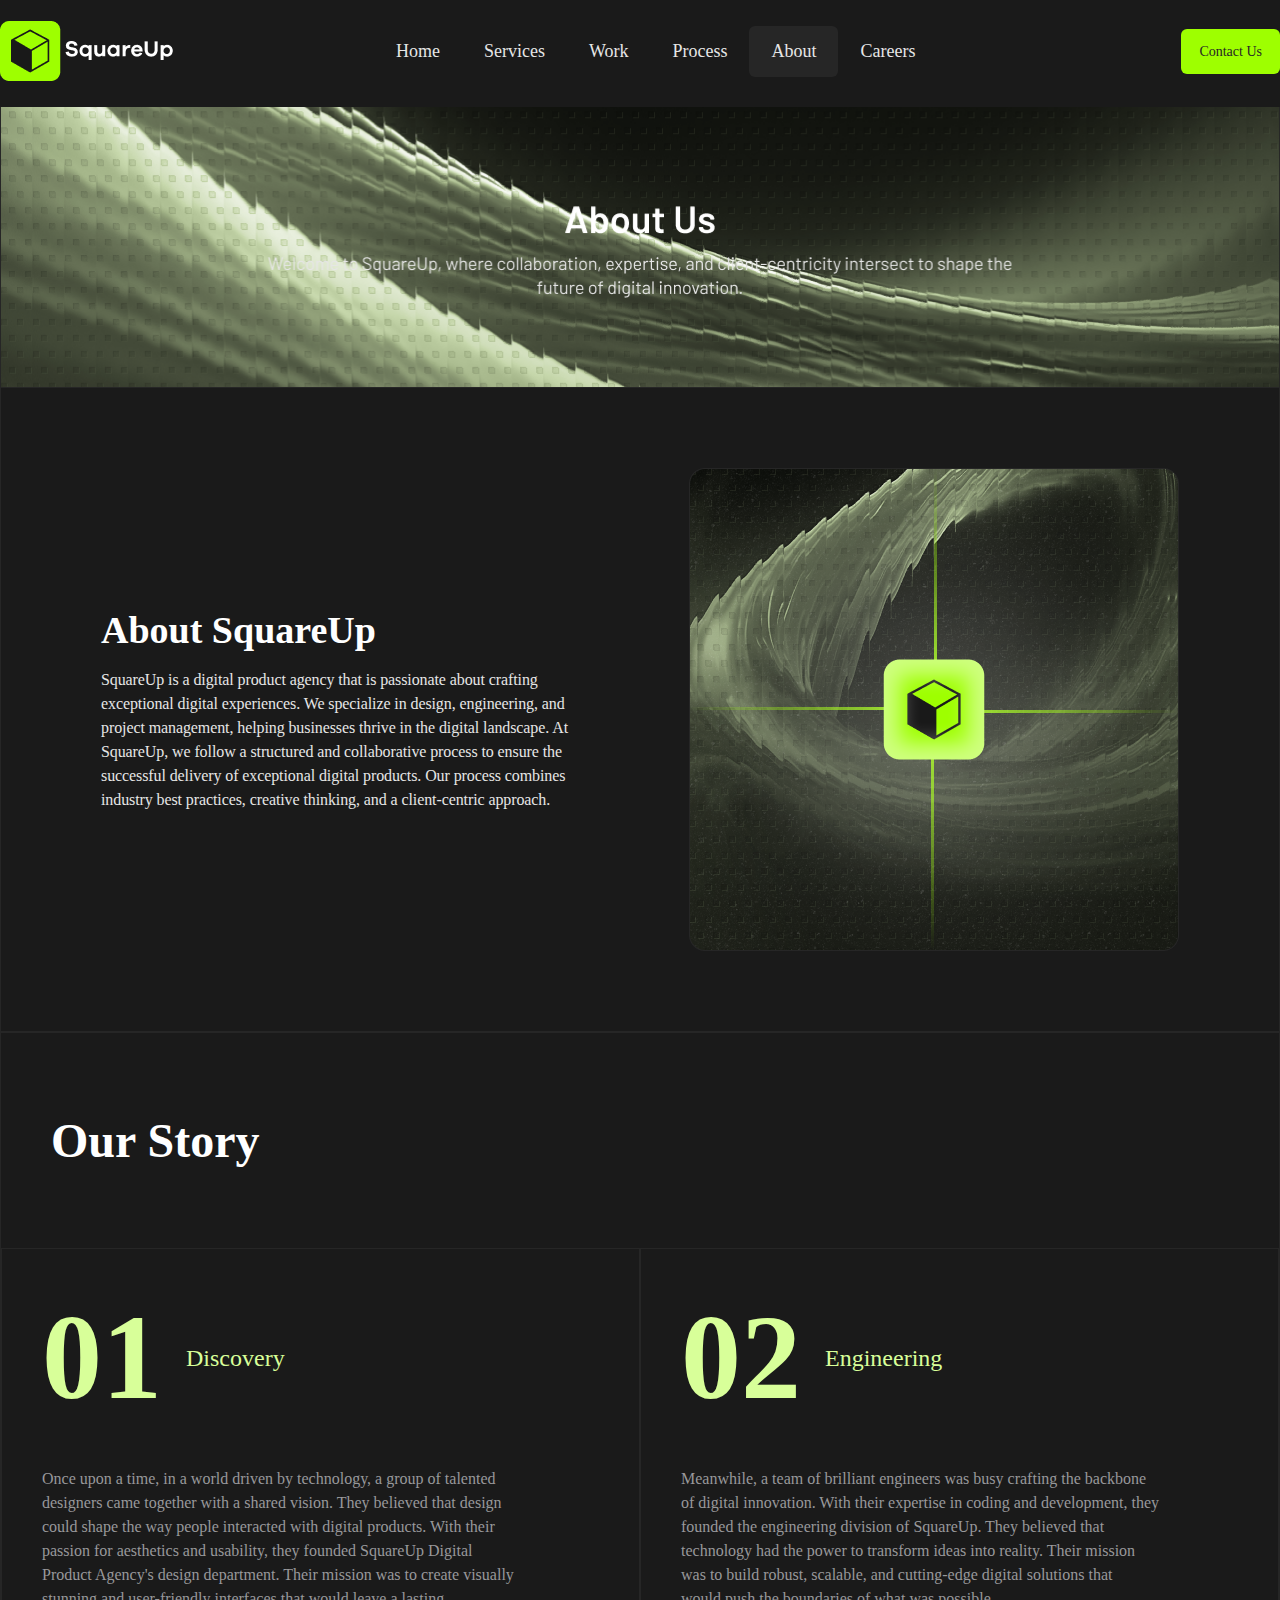
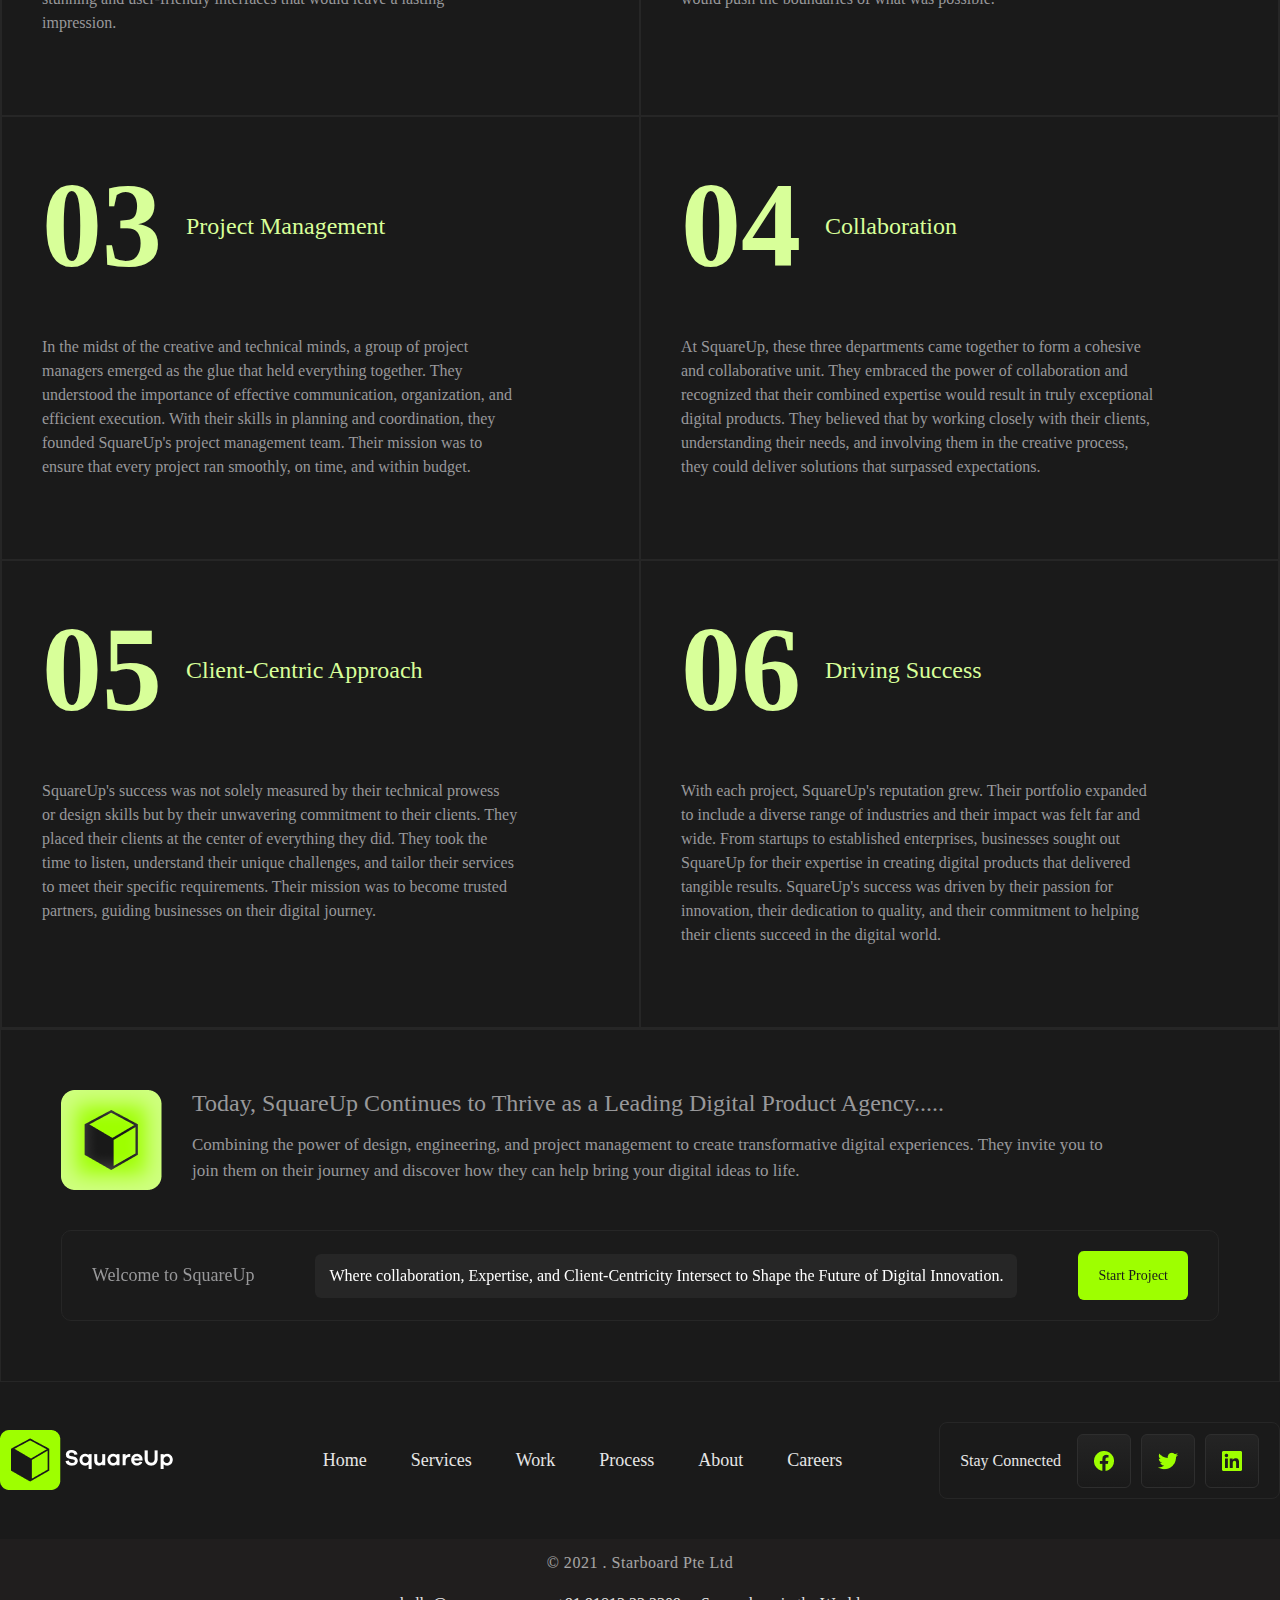
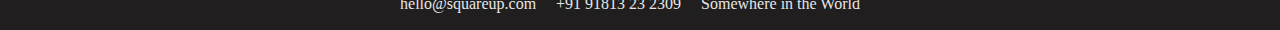
<file: about.html>
<!DOCTYPE html>
<html lang="en">
<head>
    <meta charset="UTF-8">
    <meta name="viewport" content="width=device-width, initial-scale=1.0">
    <title>Title</title>
    <link rel="stylesheet" href="./css/about.css">
</head>
<body>
    <header class="header">
        <div class="header__container">
            <div class="header__logo">
            <img src="./images/Logo.png" alt="">
            <img src="./images/SquareUp.png" alt="">
        </div>
            <div class="header__nav">
                <a href="index.html">Home</a>
                <a href="services.html">Services</a>
                <a href="works.html">Work</a>
                <a href="process.html">Process</a>
                <a href="#">About</a>
                <a href="careers.html">Careers</a>
            </div>
            <a href="contact.html"><button type="submit">Contact Us</button></a>
        </div>
    </header>
    <div class="preview"></div>
    <div class="aboutSquareUp">
        <div class="aboutSquareUp__container">
            <div class="aboutSquareUp--text">
                <h2>About SquareUp</h2>
                <p>SquareUp is a digital product agency that is passionate about crafting exceptional digital experiences.
                    We specialize in design, engineering, and project management, helping businesses thrive in the
                    digital landscape. At SquareUp, we follow a structured and collaborative process to ensure the
                    successful delivery of exceptional digital products. Our process combines industry best
                    practices, creative thinking, and a client-centric approach.</p>
            </div>
            <div class="aboutSquareUp--image">
                <img src="./images/Image%20(10).png" alt="">
            </div>
        </div>
    </div>
    <div class="story">
        <div class="story__container">
            <h3>Our Story</h3>
            <div class="story__main">
                <div class="story__main__blocks">
                    <div class="story__main__blocks--block">
                        <h2><span>01</span>Discovery</h2>
                        <p>
                            Once upon a time, in a world driven by technology, a group of talented <br> designers came together
                            with a shared vision. They believed that design <br> could shape the way people interacted
                            with digital products. With their <br> passion for aesthetics and usability, they founded
                            SquareUp Digital <br> Product Agency's design department. Their mission was to create
                            visually <br> stunning and user-friendly interfaces that would leave a lasting <br> impression.
                        </p>
                    </div>
                    <div class="story__main__blocks--block">
                        <h2><span>02</span>Engineering</h2>
                        <p>
                            Meanwhile, a team of brilliant engineers was busy crafting the backbone <br> of digital
                            innovation. With their expertise in coding and development, they <br> founded the engineering
                            division of SquareUp. They believed that <br> technology had the power to transform ideas into
                            reality. Their mission <br> was to build robust, scalable, and cutting-edge digital solutions
                            that <br> would push the boundaries of what was possible.
                        </p>
                    </div>
                    <div class="story__main__blocks--block">
                        <h2><span>03</span>Project Management</h2>
                        <p>
                            In the midst of the creative and technical minds, a group of project <br> managers emerged as
                            the glue that held everything together. They <br> understood the importance of effective
                            communication, organization, and <br> efficient execution. With their skills in planning and
                            coordination, they <br> founded SquareUp's project management team. Their mission was to<br>ensure
                            that every project ran smoothly, on time, and within budget.
                        </p>
                    </div>
                    <div class="story__main__blocks--block">
                        <h2><span>04</span>Collaboration</h2>
                        <p>
                            At SquareUp, these three departments came together to form a cohesive <br> and collaborative unit.
                            They embraced the power of collaboration and <br>recognized that their combined expertise would
                            result in truly exceptional <br> digital products. They believed that by working closely with
                            their clients, <br> understanding their needs, and involving them in the creative process,<br> they
                            could deliver solutions that surpassed expectations.
                        </p>
                    </div>
                    <div class="story__main__blocks--block">
                        <h2><span>05</span>Client-Centric Approach</h2>
                        <p>
                            SquareUp's success was not solely measured by their technical prowess <br> or design skills but
                            by their unwavering commitment to their clients. They <br> placed their clients at the center of
                            everything they did. They took the <br>time to listen, understand their unique challenges, and
                            tailor their services <br> to meet their specific requirements. Their mission was to become
                            trusted <br> partners, guiding businesses on their digital journey.
                        </p>
                    </div>
                    <div class="story__main__blocks--block">
                        <h2><span>06</span>Driving Success</h2>
                        <p>
                            With each project, SquareUp's reputation grew. Their portfolio expanded <br> to include a diverse
                            range of industries and their impact was felt far and <br> wide. From startups to established
                            enterprises, businesses sought out <br> SquareUp for their expertise in creating digital products
                            that delivered <br>tangible results. SquareUp's success was driven by their passion for <br>
                            innovation, their dedication to quality, and their commitment to helping <br> their clients
                            succeed in the digital world.
                        </p>
                    </div>
                </div>
            </div>
        </div>
    </div>
    <div class="promo">
        <div class="promo__container">
            <div class="promo__content">
                <div class="promo__content--image">
                    <img src="./images/Logo%20(7).png" alt="">
                </div>
                <div class="promo__content--text">
                    <h2>Today, SquareUp Continues to Thrive as a Leading Digital Product Agency.....</h2>
                    <p>Combining the power of design, engineering, and project management to create transformative digital
                    experiences. They invite you to <br> join them on their journey and discover how they can help bring
                    your digital ideas to life.</p>
                </div>
            </div>
            <div class="promo__footer">
                <p> Welcome to SquareUp</p>
                <span>Where collaboration, Expertise, and Client-Centricity Intersect to Shape the Future of Digital
                        Innovation.
                    </span>
                <button type="submit">Start Project</button>
            </div>
        </div>
    </div>
    <div class="mainFooter">
        <div class="mainFooter__container">
            <div class="mainFooter__logo">
                <img src="./images/Logo.png" alt="">
                <img src="./images/SquareUp.png" alt="">
            </div>
            <div class="mainFooter__nav">
                <a href="#">Home</a>
                <a href="#">Services</a>
                <a href="#">Work</a>
                <a href="#">Process</a>
                <a href="#">About</a>
                <a href="#">Careers</a>
            </div>
            <div class="mainFooter__links">
                <p>Stay Connected</p>
                <div class="mainFooter__links--facebook">
                    <a href="#"><img src="./images/Icon%20(7).png" alt=""></a>
                </div>
                <div class="mainFooter__links--twitter">
                    <a href="#"><img src="./images/Icon%20(8).png" alt=""></a>
                </div>
                <div class="mainFooter__links--linkedin">
                    <a href="#">  <img src="./images/Icon%20(9).png" alt=""></a>
                </div>
            </div>
        </div>
    </div>
    <footer class="footer">
        <div class="footer__container">
            <div class="footer_row">
                <div class="footer_text">© 2021 . Starboard Pte Ltd </div>
                <div class="footer_tex2">
                    <p>hello@squareup.com</p>
                    <p>+91 91813 23 2309</p>
                    <p>Somewhere in the World</p>
                </div>
            </div>
        </div>
    </footer>
</body>
</html>
</file>
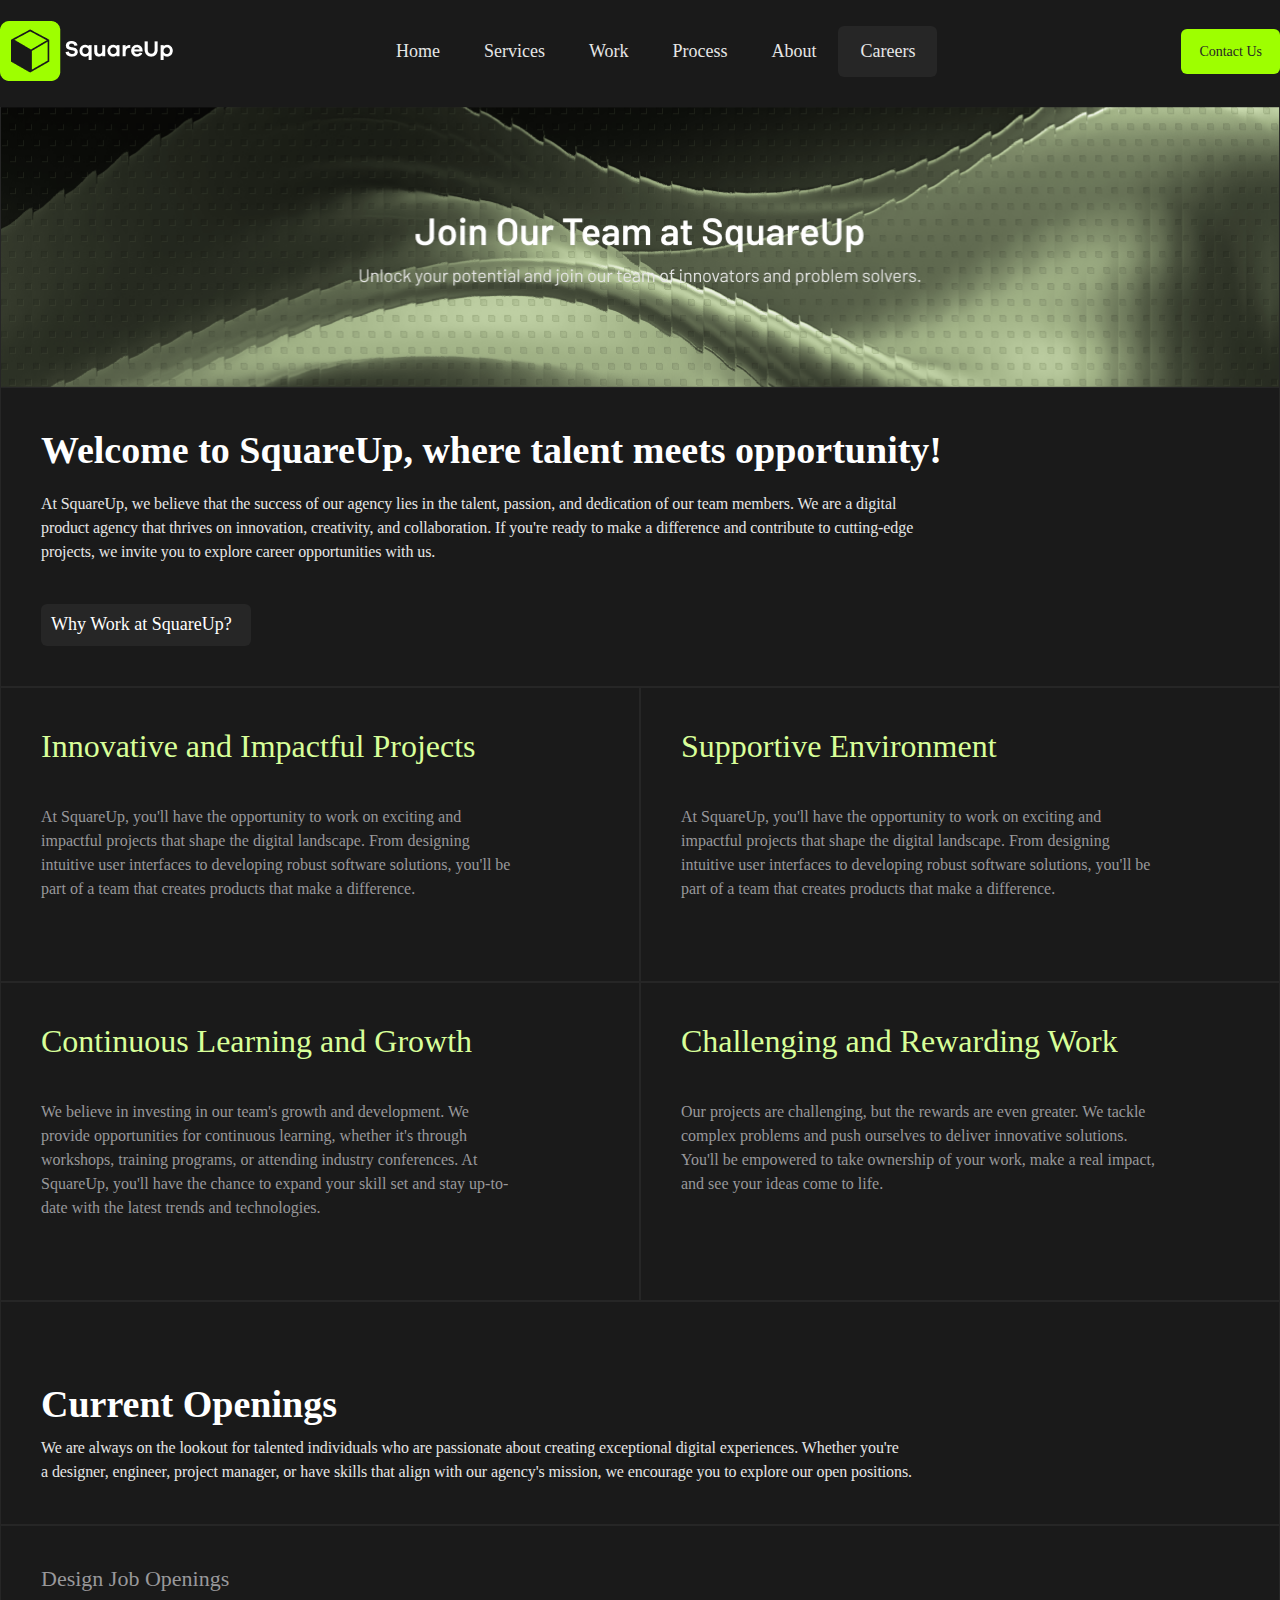
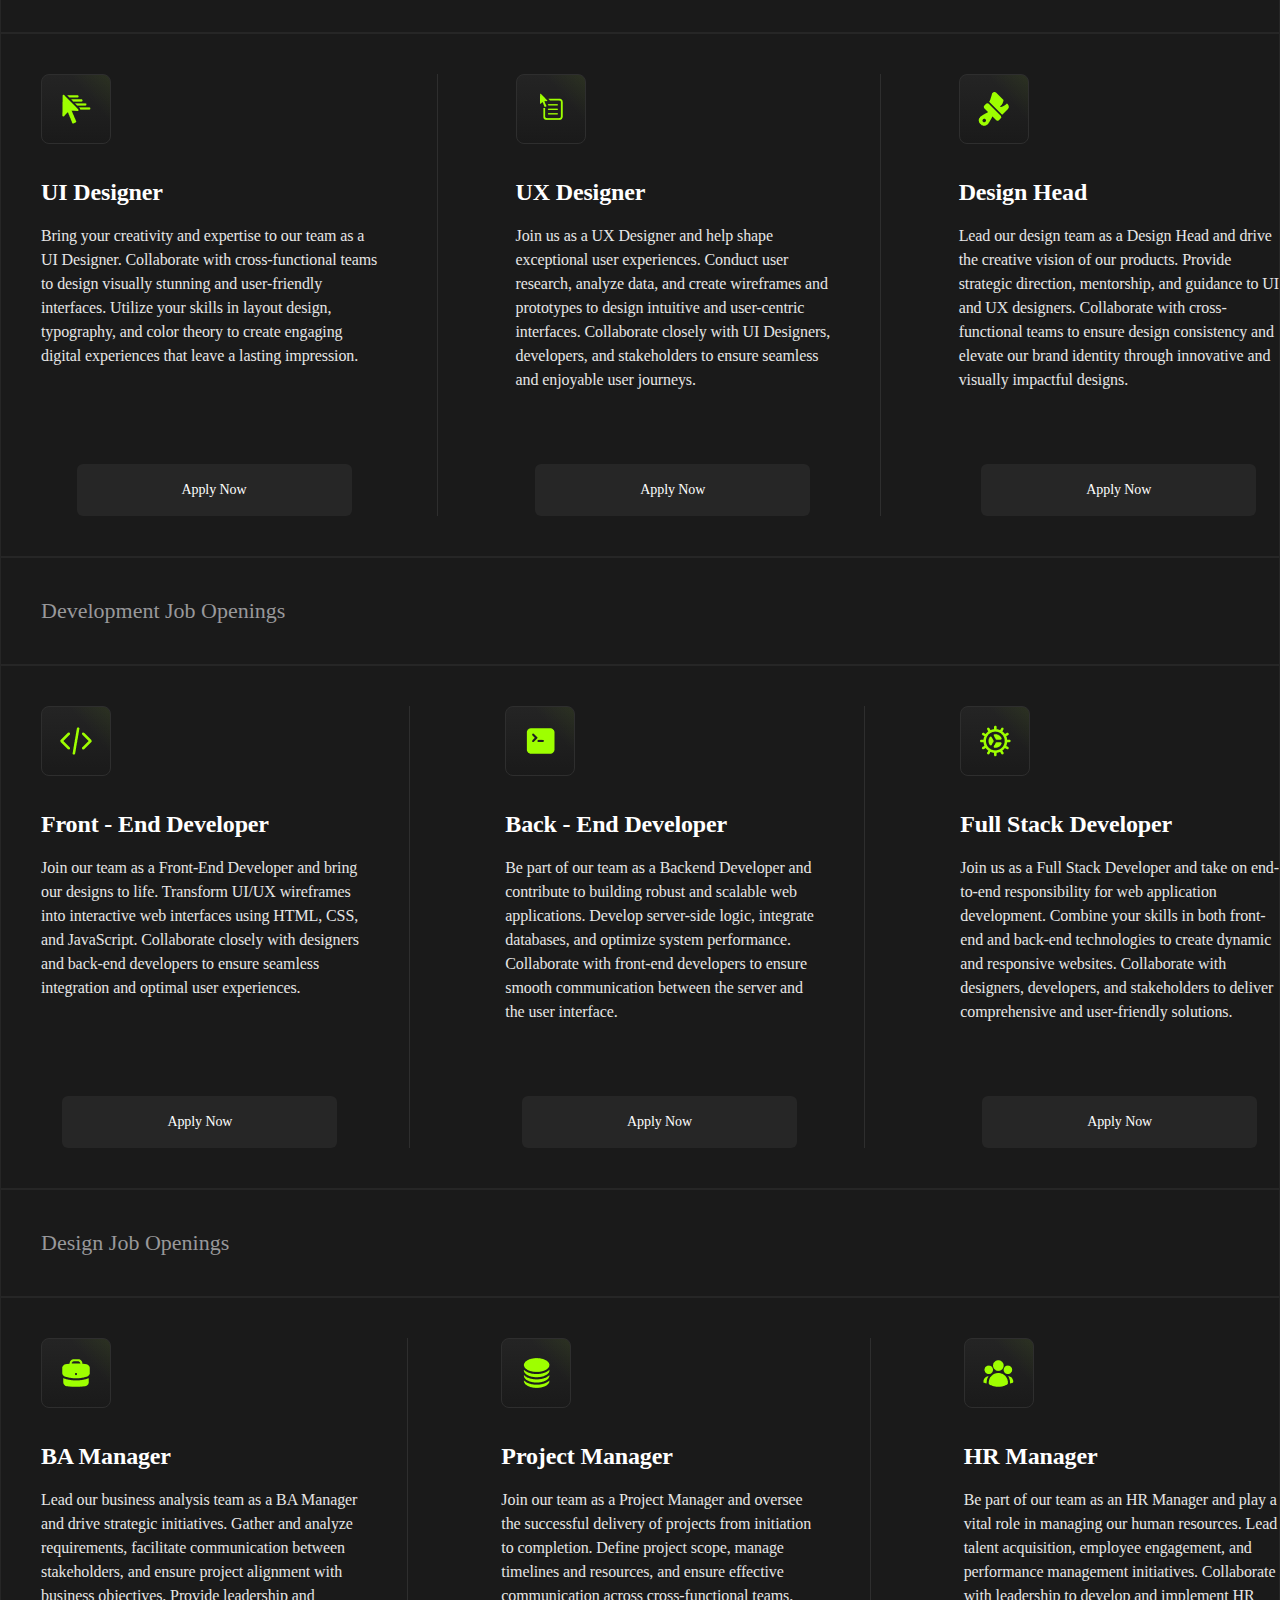
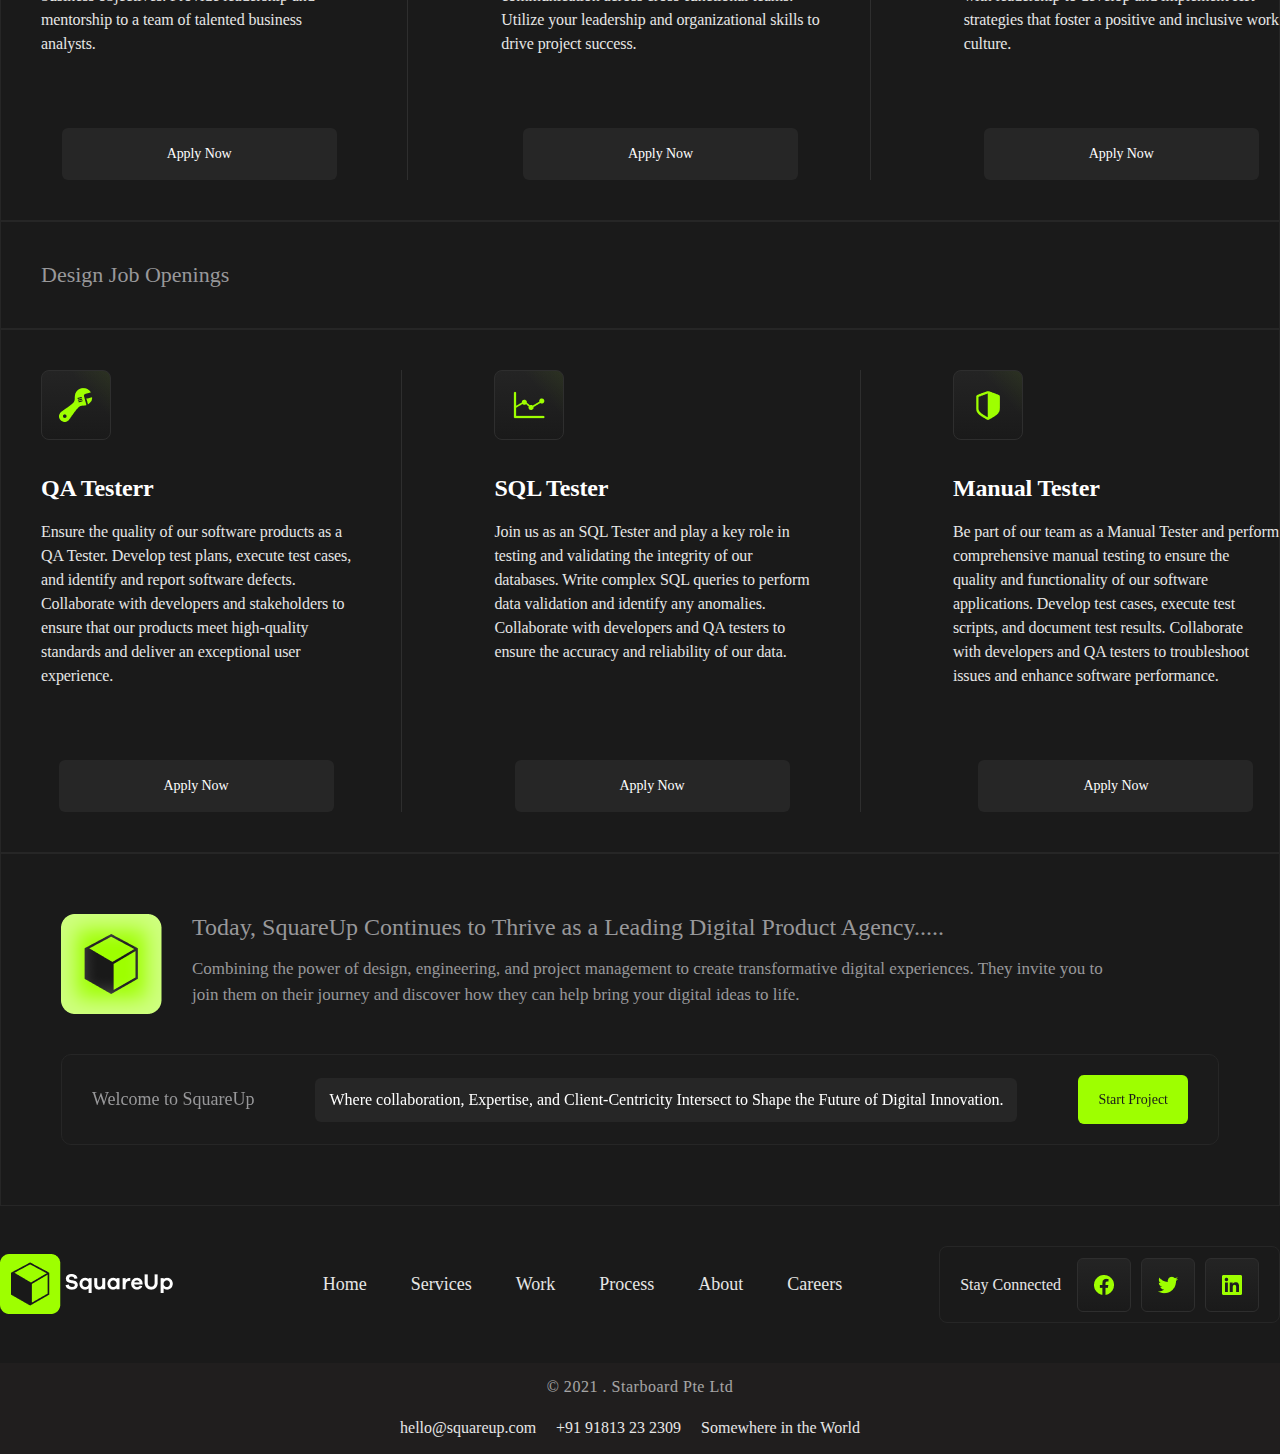
<file: careers.html>
<!DOCTYPE html>
<html lang="en">
<head>
    <meta charset="UTF-8">
    <title>Title</title>
    <link rel="stylesheet" href="./css/careers.css">
</head>
<body>
    <header class="header">
        <div class="header__container">
            <div class="header__logo">
            <img src="./images/Logo.png" alt="">
            <img src="./images/SquareUp.png" alt="">
        </div>
            <div class="header__nav">
                <a href="index.html">Home</a>
                <a href="services.html">Services</a>
                <a href="works.html">Work</a>
                <a href="process.html">Process</a>
                <a href="about.html">About</a>
                <a href="#">Careers</a>
            </div>
            <a href="contact.html"><button type="submit">Contact Us</button></a>
        </div>
    </header>
    <div class="preview"></div>
    <div class="welcome">
        <div class="welcome__greeting">
            <h1>Welcome to SquareUp, where talent meets opportunity!</h1>
            <p>At SquareUp, we believe that the success of our agency lies in the talent, passion, and dedication of
                our team members. We are a digital <br> product agency that thrives on innovation, creativity, and
                collaboration. If you're ready to make a difference and contribute to cutting-edge <br> projects, we
                invite you to explore career opportunities with us.</p>
            <h2>Why Work at SquareUp?</h2>
        </div>
        <div class="welcome__main">
            <div class="welcome__main__blocks">
                <div class="welcome__main__blocks--block">
                    <h2>Innovative and Impactful Projects</h2>
                    <p>
                        At SquareUp, you'll have the opportunity to work on exciting and <br> impactful projects that shape
                        the digital landscape. From designing <br> intuitive user interfaces to developing robust software
                        solutions, you'll be <br> part of a team that creates products that make a difference.
                    </p>
                </div>
                <div class="welcome__main__blocks--block">
                    <h2>Supportive Environment</h2>
                    <p>
                        At SquareUp, you'll have the opportunity to work on exciting and <br> impactful projects that shape
                        the digital landscape. From designing <br> intuitive user interfaces to developing robust software
                        solutions, you'll be <br> part of a team that creates products that make a difference.
                    </p>
                </div>
                <div class="welcome__main__blocks--block">
                    <h2>Continuous Learning and Growth</h2>
                    <p>
                        We believe in investing in our team's growth and development. We <br> provide opportunities for
                        continuous learning, whether it's through <br> workshops, training programs, or attending industry
                        conferences. At <br> SquareUp, you'll have the chance to expand your skill set and stay up-to-<br>date
                        with the latest trends and technologies.
                    </p>
                </div>
                <div class="welcome__main__blocks--block">
                    <h2>Challenging and Rewarding Work</h2>
                    <p>
                        Our projects are challenging, but the rewards are even greater. We tackle <br>complex problems
                        and push ourselves to deliver innovative solutions. <br> You'll be empowered to take ownership of
                        your work, make a real impact, <br> and see your ideas come to life.
                    </p>
                </div>
            </div>
        </div>
    </div>
    <div class="currentOpenings">
        <div class="currentOpenings__header">
            <h2>Current Openings</h2>
            <p>We are always on the lookout for talented individuals who are passionate about creating exceptional
                digital experiences. Whether you're <br> a designer, engineer, project manager, or have skills that align
                with our agency's mission, we encourage you to explore our open positions.</p>
        </div>
        <div class="currentOpenings__headerMini">
            <h2>Design Job Openings</h2>
        </div>
        <div class="services">
            <div class="services__container">
                <div class="services__block">
                    <div class="services__block--image">
                        <img src="./images/Icon%20(34).png" alt="">
                    </div>
                    <div class="services__block--title">UI Designer</div>
                    <div class="services__block--text" >
                        Bring your creativity and expertise to our team as a <br> UI Designer. Collaborate with cross-functional
                        teams to design visually stunning and user-friendly <br> interfaces. Utilize your skills in layout design, <br>
                        typography, and color theory to create engaging <br> digital experiences that leave a lasting impression.
                    </div>
                    <div class="services__block--button">
                        <button type="submit">Apply Now</button>
                    </div>
                </div>
                <div class="services__block">
                    <div class="services__block--image">
                        <img src="./images/contextualmenu.and.cursorarrow.png" alt="">
                    </div>
                    <div class="services__block--title">UX Designer</div>
                    <div class="services__block--text" >
                        Join us as a UX Designer and help shape <br> exceptional user experiences. Conduct user <br> research,
                        analyze data, and create wireframes and <br> prototypes to design intuitive and user-centric <br>
                        interfaces. Collaborate closely with UI Designers, <br> developers, and stakeholders to ensure
                        seamless <br> and enjoyable user journeys.
                    </div>
                    <div class="services__block--button">
                        <button type="submit">Apply Now</button>
                    </div>
                </div>
                <div class="services__block">
                    <div class="services__block--image">
                        <img src="./images/paintbrush.fill.png" alt="">
                    </div>
                    <div class="services__block--title">Design Head</div>
                    <div class="services__block--text">
                        Lead our design team as a Design Head and drive <br> the creative vision of our products. Provide<br>
                        strategic direction, mentorship, and guidance to UI <br> and UX designers. Collaborate with
                        cross- <br>functional teams to ensure design consistency and <br> elevate our brand identity through
                        innovative and <br> visually impactful designs.
                    </div>
                    <div class="services__block--button">
                        <button type="submit">Apply Now</button>
                    </div>
                </div>
            </div>
        </div>
        <div class="currentOpenings__headerMini">
            <h2>Development Job Openings</h2>
        </div>
        <div class="services">
            <div class="services__container">
                <div class="services__block">
                    <div class="services__block--image">
                        <img src="./images/Icon%20(35).png" alt="">
                    </div>
                    <div class="services__block--title">Front - End Developer</div>
                    <div class="services__block--text" >
                        Join our team as a Front-End Developer and bring <br> our designs to life. Transform UI/UX wireframes <br>
                        into interactive web interfaces using HTML, CSS, <br> and JavaScript. Collaborate closely with
                        designers <br> and back-end developers to ensure seamless <br> integration and optimal user experiences.
                    </div>
                    <div class="services__block--button">
                        <button type="submit">Apply Now</button>
                    </div>
                </div>
                <div class="services__block">
                    <div class="services__block--image">
                        <img src="./images/Icon%20(36).png" alt="">
                    </div>
                    <div class="services__block--title">Back - End  Developer</div>
                    <div class="services__block--text" >
                        Be part of our team as a Backend Developer and <br> contribute to building robust and scalable web <br>
                        applications. Develop server-side logic, integrate <br> databases, and optimize system performance. <br>
                        Collaborate with front-end developers to ensure <br> smooth communication between the server and <br> the
                        user interface.
                    </div>
                    <div class="services__block--button">
                        <button type="submit">Apply Now</button>
                    </div>
                </div>
                <div class="services__block">
                    <div class="services__block--image">
                        <img src="./images/Icon%20(37).png" alt="">
                    </div>
                    <div class="services__block--title">Full Stack Developer</div>
                    <div class="services__block--text" >
                        Join us as a Full Stack Developer and take on end- <br>to-end responsibility for web application <br>
                        development. Combine your skills in both front- <br>end and back-end technologies to create dynamic <br>
                        and responsive websites. Collaborate with <br> designers, developers, and stakeholders to deliver <br>
                        comprehensive and user-friendly solutions.
                    </div>
                    <div class="services__block--button">
                        <button type="submit">Apply Now</button>
                    </div>
                </div>
            </div>
        </div>
        <div class="currentOpenings__headerMini">
            <h2>Design Job Openings</h2>
        </div>
        <div class="services">
            <div class="services__container">
                <div class="services__block">
                    <div class="services__block--image">
                        <img src="./images/Icon%20(38).png" alt="">
                    </div>
                    <div class="services__block--title">BA Manager</div>
                    <div class="services__block--text" >
                        Lead our business analysis team as a BA Manager <br> and drive strategic initiatives. Gather and
                        analyze <br> requirements, facilitate communication between <br> stakeholders, and ensure project alignment
                        with <br> business objectives. Provide leadership and<br> mentorship to a team of talented business <br> analysts.
                    </div>
                    <div class="services__block--button">
                        <button type="submit">Apply Now</button>
                    </div>
                </div>
                <div class="services__block">
                    <div class="services__block--image">
                        <img src="./images/Icon%20(39).png" alt="">
                    </div>
                    <div class="services__block--title">Project Manager</div>
                    <div class="services__block--text" >
                        Join our team as a Project Manager and oversee <br> the successful delivery of projects from initiation <br>
                        to completion. Define project scope, manage <br> timelines and resources, and ensure effective <br>
                        communication across cross-functional teams. <br> Utilize your leadership and organizational skills
                        to <br> drive project success.
                    </div>
                    <div class="services__block--button">
                        <button type="submit">Apply Now</button>
                    </div>
                </div>
                <div class="services__block">
                    <div class="services__block--image">
                        <img src="./images/Icon%20(40).png" alt="">
                    </div>
                    <div class="services__block--title">HR Manager</div>
                    <div class="services__block--text" >
                        Be part of our team as an HR Manager and play a <br> vital role in managing our human resources.
                        Lead <br> talent acquisition, employee engagement, and <br> performance management initiatives.
                        Collaborate <br> with leadership to develop and implement HR <br> strategies that foster a positive
                        and inclusive work <br> culture.
                    </div>
                    <div class="services__block--button">
                        <button type="submit">Apply Now</button>
                    </div>
                </div>
            </div>
        </div>
        <div class="currentOpenings__headerMini">
            <h2>Design Job Openings</h2>
        </div>
        <div class="services">
            <div class="services__container">
                <div class="services__block">
                    <div class="services__block--image">
                        <img src="./images/wrench.adjustable.fill%20(1).png" alt="">
                    </div>
                    <div class="services__block--title">QA Testerr</div>
                    <div class="services__block--text" >
                        Ensure the quality of our software products as a <br> QA Tester. Develop test plans, execute test cases, <br>
                        and identify and report software defects. <br>  Collaborate with developers and stakeholders to <br>  ensure
                        that our products meet high-quality <br>  standards and deliver an exceptional user <br>  experience.
                    </div>
                    <div class="services__block--button">
                        <button type="submit">Apply Now</button>
                    </div>
                </div>
                <div class="services__block">
                    <div class="services__block--image">
                        <img src="./images/chart.xyaxis.line%20(1).png" alt="">
                    </div>
                    <div class="services__block--title">SQL Tester</div>
                    <div class="services__block--text" >
                        Join us as an SQL Tester and play a key role in <br>testing and validating the integrity of our <br>
                        databases. Write complex SQL queries to perform <br> data validation and identify any anomalies. <br>
                        Collaborate with developers and QA testers to <br> ensure the accuracy and reliability of our data.
                    </div>
                    <div class="services__block--button">
                        <button type="submit">Apply Now</button>
                    </div>
                </div>
                <div class="services__block">
                    <div class="services__block--image">
                        <img src="./images/shield.righthalf.filled%20(1).png" alt="">
                    </div>
                    <div class="services__block--title">Manual Tester</div>
                    <div class="services__block--text">
                        Be part of our team as a Manual Tester and perform <br> comprehensive manual testing to ensure the <br>
                        quality and functionality of our software <br> applications. Develop test cases, execute test <br> scripts,
                        and document test results. Collaborate <br> with developers and QA testers to troubleshoot <br> issues and
                        enhance software performance.
                    </div>
                    <div class="services__block--button">
                        <button type="submit">Apply Now</button>
                    </div>
                </div>
            </div>
        </div>
    </div>
    <div class="promo">
        <div class="promo__container">
            <div class="promo__content">
                <div class="promo__content--image">
                    <img src="./images/Logo%20(7).png" alt="">
                </div>
                <div class="promo__content--text">
                    <h2>Today, SquareUp Continues to Thrive as a Leading Digital Product Agency.....</h2>
                    <p>Combining the power of design, engineering, and project management to create transformative digital
                        experiences. They invite you to <br> join them on their journey and discover how they can help bring
                        your digital ideas to life.</p>
                </div>
            </div>
            <div class="promo__footer">
                <p> Welcome to SquareUp</p>
                <span>Where collaboration, Expertise, and Client-Centricity Intersect to Shape the Future of Digital
                        Innovation.
                    </span>
                <button type="submit">Start Project</button>
            </div>
        </div>
    </div>
    <div class="mainFooter">
        <div class="mainFooter__container">
            <div class="mainFooter__logo">
                <img src="./images/Logo.png" alt="">
                <img src="./images/SquareUp.png" alt="">
            </div>
            <div class="mainFooter__nav">
                <a href="#">Home</a>
                <a href="#">Services</a>
                <a href="#">Work</a>
                <a href="#">Process</a>
                <a href="#">About</a>
                <a href="#">Careers</a>
            </div>
            <div class="mainFooter__links">
                <p>Stay Connected</p>
                <div class="mainFooter__links--facebook">
                    <a href="#"><img src="./images/Icon%20(7).png" alt=""></a>
                </div>
                <div class="mainFooter__links--twitter">
                    <a href="#"><img src="./images/Icon%20(8).png" alt=""></a>
                </div>
                <div class="mainFooter__links--linkedin">
                    <a href="#">  <img src="./images/Icon%20(9).png" alt=""></a>
                </div>
            </div>
        </div>
    </div>
    <footer class="footer">
        <div class="footer__container">
            <div class="footer_row">
                <div class="footer_text">© 2021 . Starboard Pte Ltd </div>
                <div class="footer_tex2">
                    <p>hello@squareup.com</p>
                    <p>+91 91813 23 2309</p>
                    <p>Somewhere in the World</p>
                </div>
            </div>
        </div>
    </footer>
</body>
</html>
</file>
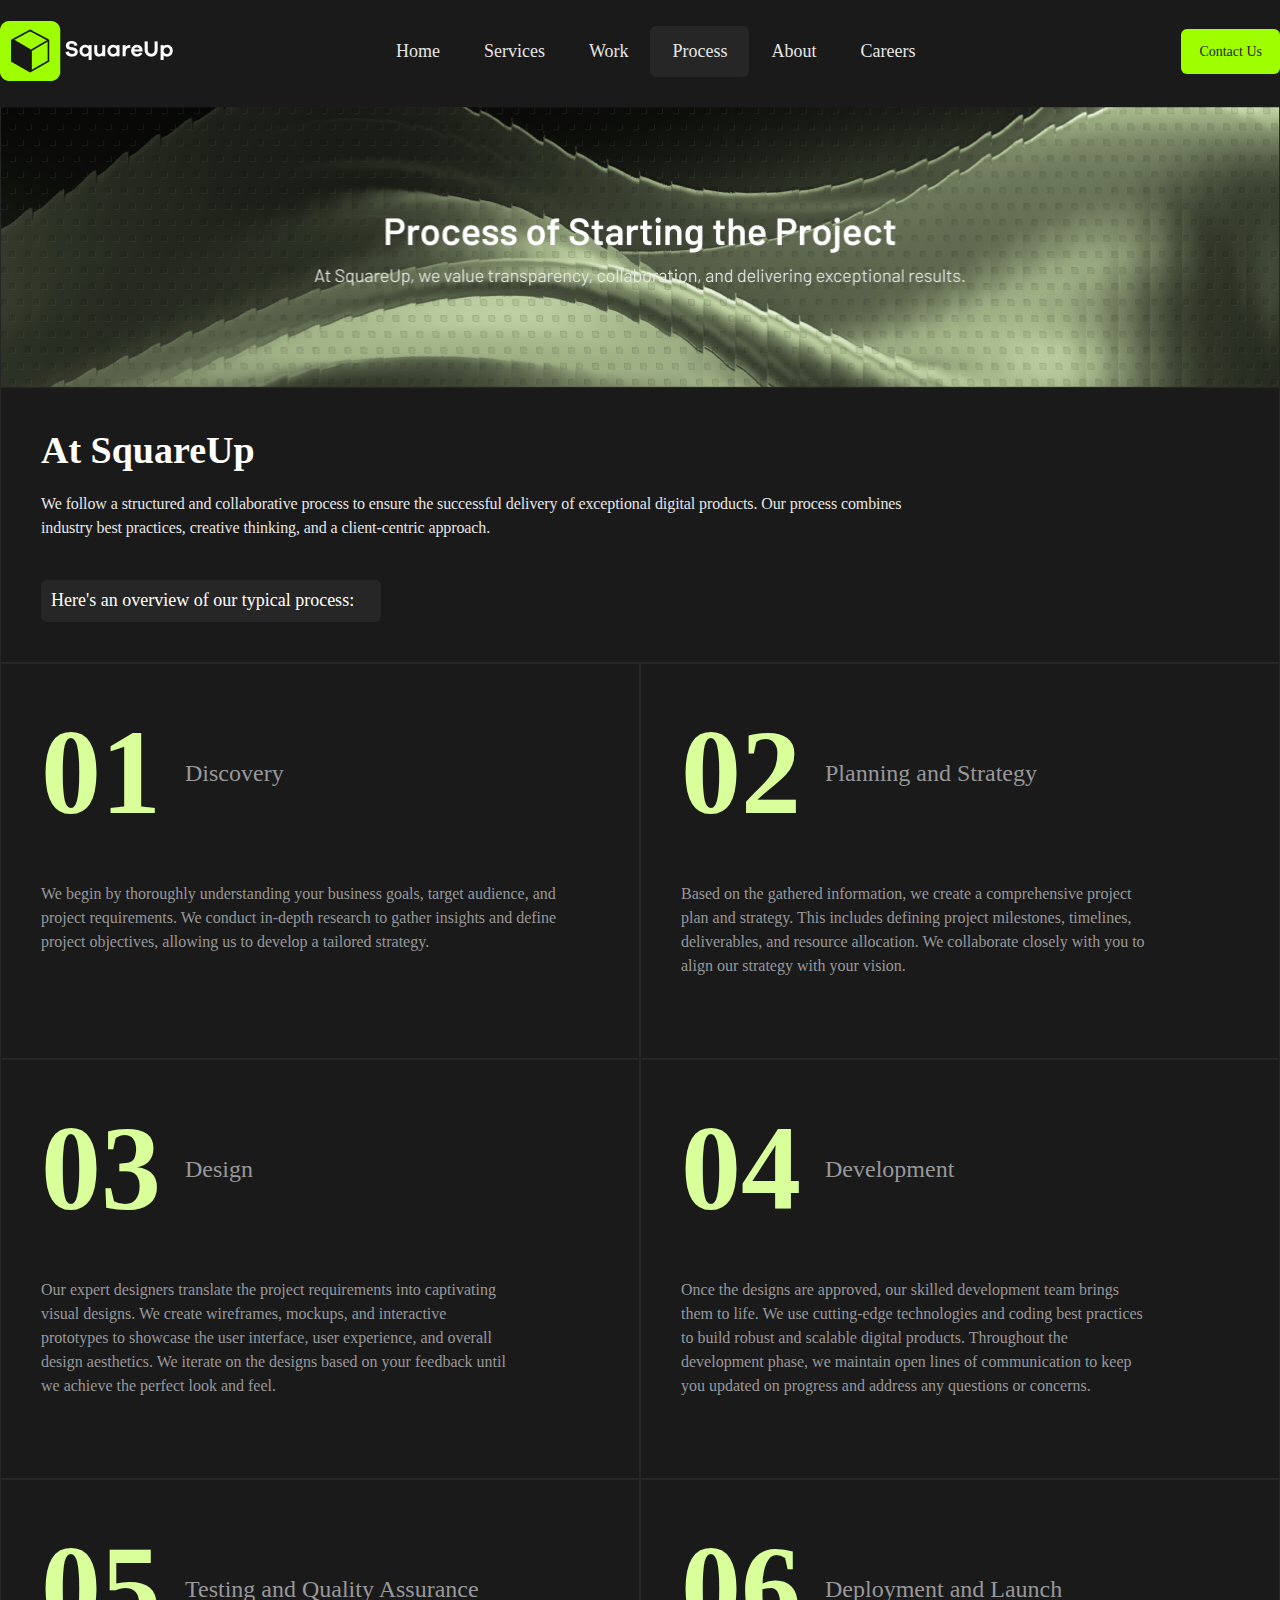
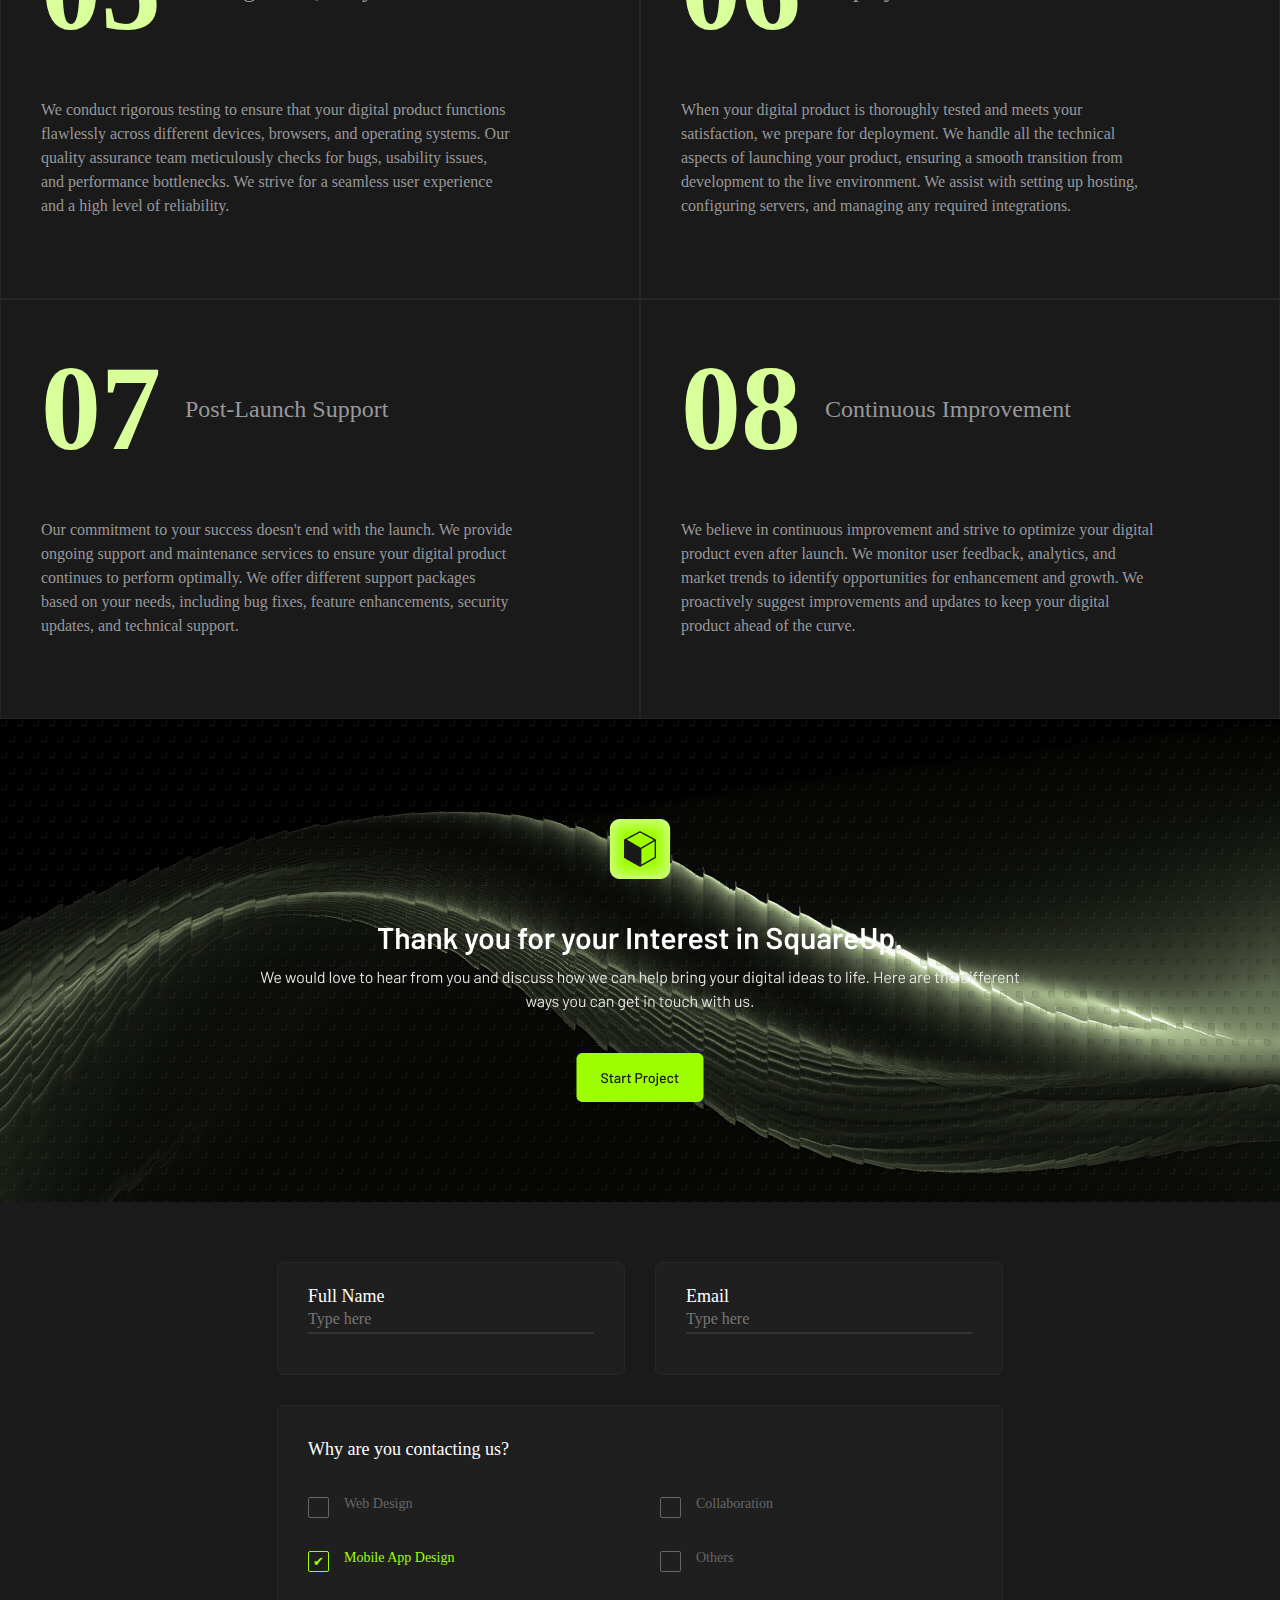
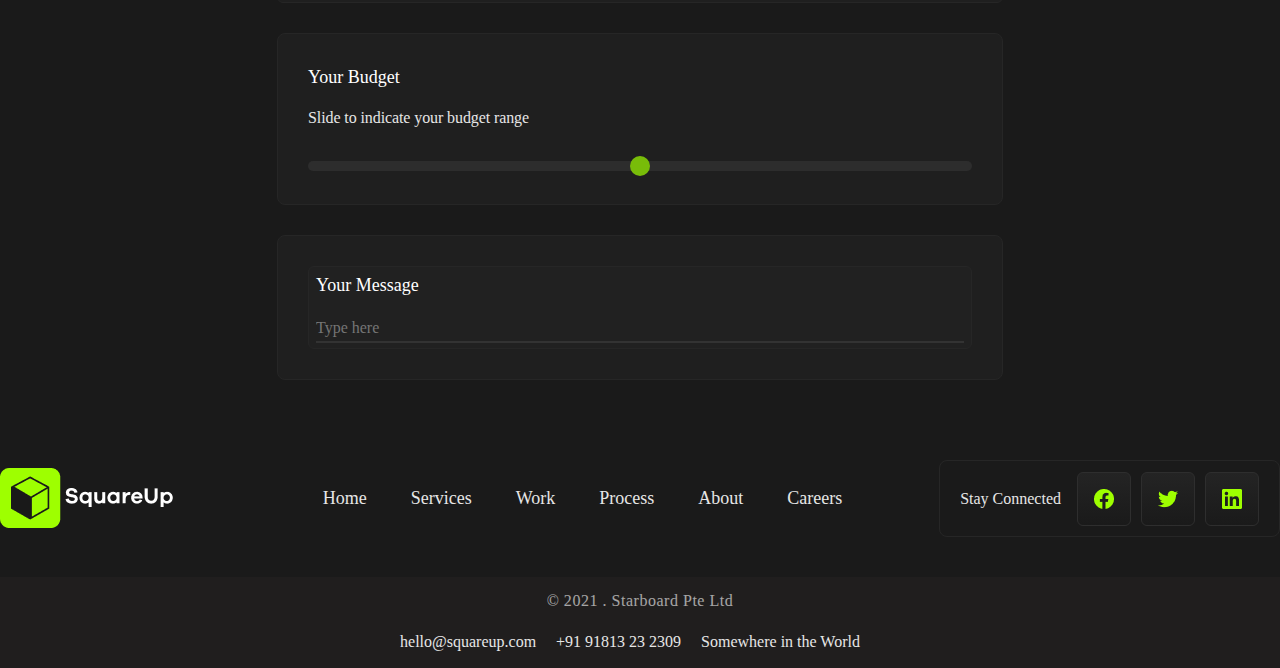
<file: process.html>
<!DOCTYPE html>
<html lang="en">
<head>
    <meta charset="UTF-8">
    <title>Title</title>
    <link rel="stylesheet" href="./css/process.css">
</head>
<body>
    <header class="header">
     <div class="header__container">
        <div class="header__logo">
            <img src="./images/Logo.png" alt="">
            <img src="./images/SquareUp.png" alt="">
        </div>
        <div class="header__nav">
            <a href="index.html">Home</a>
            <a href="services.html">Services</a>
            <a href="works.html">Work</a>
            <a href="#">Process</a>
            <a href="about.html">About</a>
            <a href="careers.html">Careers</a>
        </div>
         <a href="contact.html"><button type="submit">Contact Us</button></a>
         <!--        <button type="submit">Contact Us</button>-->
    </div>
    </header>
    <div class="preview"></div>
    <div class="squareUp">
        <div class="squareUp__greeting">
            <h1>At SquareUp</h1>
            <p>We follow a structured and collaborative process to ensure the successful delivery of exceptional digital
                products. Our process combines <br> industry best practices, creative thinking, and a client-centric approach.</p>
            <h2>Here's an overview of our typical process:</h2>
        </div>
        <div class="squareUp__main">
            <div class="squareUp__main__blocks">
                <div class="squareUp__main__blocks--block">
                    <h2><span>01</span>Discovery</h2>
                    <p>
                        We begin by thoroughly understanding your business goals, target audience, and project requirements.
                        We conduct in-depth research to gather insights and define project objectives, allowing us to
                        develop a tailored strategy.
                    </p>
                </div>
                <div class="squareUp__main__blocks--block">
                    <h2><span>02</span>Planning and Strategy</h2>
                    <p>
                        Based on the gathered information, we create a comprehensive project <br> plan and strategy. This
                        includes defining project milestones, timelines, <br> deliverables, and resource allocation. We
                        collaborate closely with you to <br> align our strategy with your vision.
                    </p>
                </div>
                <div class="squareUp__main__blocks--block">
                    <h2><span>03</span>Design</h2>
                    <p>
                        Our expert designers translate the project requirements into captivating <br> visual designs. We
                        create wireframes, mockups, and interactive <br> prototypes to showcase the user interface, user
                        experience, and overall <br> design aesthetics. We iterate on the designs based on your feedback
                        until <br> we achieve the perfect look and feel.
                    </p>
                </div>
                <div class="squareUp__main__blocks--block">
                    <h2><span>04</span>Development</h2>
                    <p>
                        Once the designs are approved, our skilled development team brings <br> them to life. We use cutting-edge
                        technologies and coding best practices <br> to build robust and scalable digital products. Throughout
                        the <br> development phase, we maintain open lines of communication to keep <br> you updated on progress
                        and address any questions or concerns.
                    </p>
                </div>
                <div class="squareUp__main__blocks--block">
                    <h2><span>05</span>Testing and Quality Assurance</h2>
                    <p>
                        We conduct rigorous testing to ensure that your digital product functions <br> flawlessly across
                        different devices, browsers, and operating systems. Our <br> quality assurance team meticulously
                        checks for bugs, usability issues, <br> and performance bottlenecks. We strive for a seamless user
                        experience <br> and a high level of reliability.
                    </p>
                </div>
                <div class="squareUp__main__blocks--block">
                    <h2><span>06</span>Deployment and Launch</h2>
                    <p>
                        When your digital product is thoroughly tested and meets your <br> satisfaction, we prepare for
                        deployment. We handle all the technical <br> aspects of launching your product, ensuring a smooth
                        transition from <br> development to the live environment. We assist with setting up hosting,<br> configuring
                        servers, and managing any required integrations.
                    </p>
                </div>
                <div class="squareUp__main__blocks--block">
                    <h2><span>07</span>Post-Launch Support</h2>
                    <p>
                        Our commitment to your success doesn't end with the launch. We provide <br> ongoing support and
                        maintenance services to ensure your digital product <br>continues to perform optimally. We offer
                        different support packages <br> based on your needs, including bug fixes, feature enhancements,
                        security <br> updates, and technical support.
                    </p>
                </div>
                <div class="squareUp__main__blocks--block">
                    <h2><span>08</span>Continuous Improvement</h2>
                    <p>
                        We believe in continuous improvement and strive to optimize your digital <br> product even after
                        launch. We monitor user feedback, analytics, and <br> market trends to identify opportunities for
                        enhancement and growth. We <br> proactively suggest improvements and updates to keep your digital <br>
                        product ahead of the curve.
                    </p>
                </div>
            </div>
        </div>
    </div>
    <div class="previewFooter"></div>
    <div class="thanks">
        <div class="thanks__main">
            <div class="thanks__main--inputs">
                <div class="input-container">
                    <p>Full Name</p>
                    <input placeholder="Type here" class="input-field" type="text">
                    <label class="input-label">Type here</label>
                    <span class="input-highlight"></span>
                </div>
                <div class="input-container">
                    <p>Email</p>
                    <input placeholder="Type here" class="input-field" type="email">
                    <label  class="input-label">Type here</label>
                    <span class="input-highlight"></span>
                </div>
            </div>
            <div class="thanks__main--checkboxes">
                <p>Why are you contacting us?</p>
                <div class="thanks__main--checkboxes--box">
                    <form class="my-form">
                        <div class="thanks__main--checkboxes--box1">
                            <div id="check1">
                                <input id="check-1" type="checkbox" />
                                <label for="check-1">Web Design</label>
                            </div>
                            <div id="check3">
                                <input id="check-3" type="checkbox" />
                                <label for="check-3">Collaboration</label>
                            </div>

                        </div>
                        <div class="thanks__main--checkboxes--box2">
                            <div id="check2">
                                <input checked="" id="check-2" type="checkbox" />
                                <label for="check-2">Mobile App Design</label>
                            </div>
                            <div id="check4" >
                                <input id="check-4" type="checkbox" />
                                <label for="check-4">Others</label>
                            </div>
                        </div>
                    </form>
                </div>
            </div>
            <div class="thanks__main--slider">
                <h3>Your Budget</h3>
                <p>Slide to indicate your budget range</p>
                <input id="myRange" class="slider" value="50" max="100" min="0" type="range">

            </div>
            <div class="thanks__main--message">
                <div class="input-container2">
                    <p>Your Message</p>
                    <input placeholder="Type here" class="input-field" type="text">
                    <label class="input-label">Type here</label>
                    <span class="input-highlight"></span>
                </div>
            </div>
        </div>
    </div>
    <div class="mainFooter">
        <div class="mainFooter__container">
            <div class="mainFooter__logo">
                <img src="./images/Logo.png" alt="">
                <img src="./images/SquareUp.png" alt="">
            </div>
            <div class="mainFooter__nav">
                <a href="#">Home</a>
                <a href="#">Services</a>
                <a href="#">Work</a>
                <a href="#">Process</a>
                <a href="#">About</a>
                <a href="#">Careers</a>
            </div>
            <div class="mainFooter__links">
                <p>Stay Connected</p>
                <div class="mainFooter__links--facebook">
                    <a href="#"><img src="./images/Icon%20(7).png" alt=""></a>
                </div>
                <div class="mainFooter__links--twitter">
                    <a href="#"><img src="./images/Icon%20(8).png" alt=""></a>
                </div>
                <div class="mainFooter__links--linkedin">
                    <a href="#">  <img src="./images/Icon%20(9).png" alt=""></a>
                </div>
            </div>
        </div>
    </div>
    <footer class="footer">
        <div class="footer__container">
            <div class="footer_row">
                <div class="footer_text">© 2021 . Starboard Pte Ltd </div>
                <div class="footer_tex2">
                    <p>hello@squareup.com</p>
                    <p>+91 91813 23 2309</p>
                    <p>Somewhere in the World</p>
                </div>
            </div>
        </div>
    </footer>
</body>
</html>
</file>
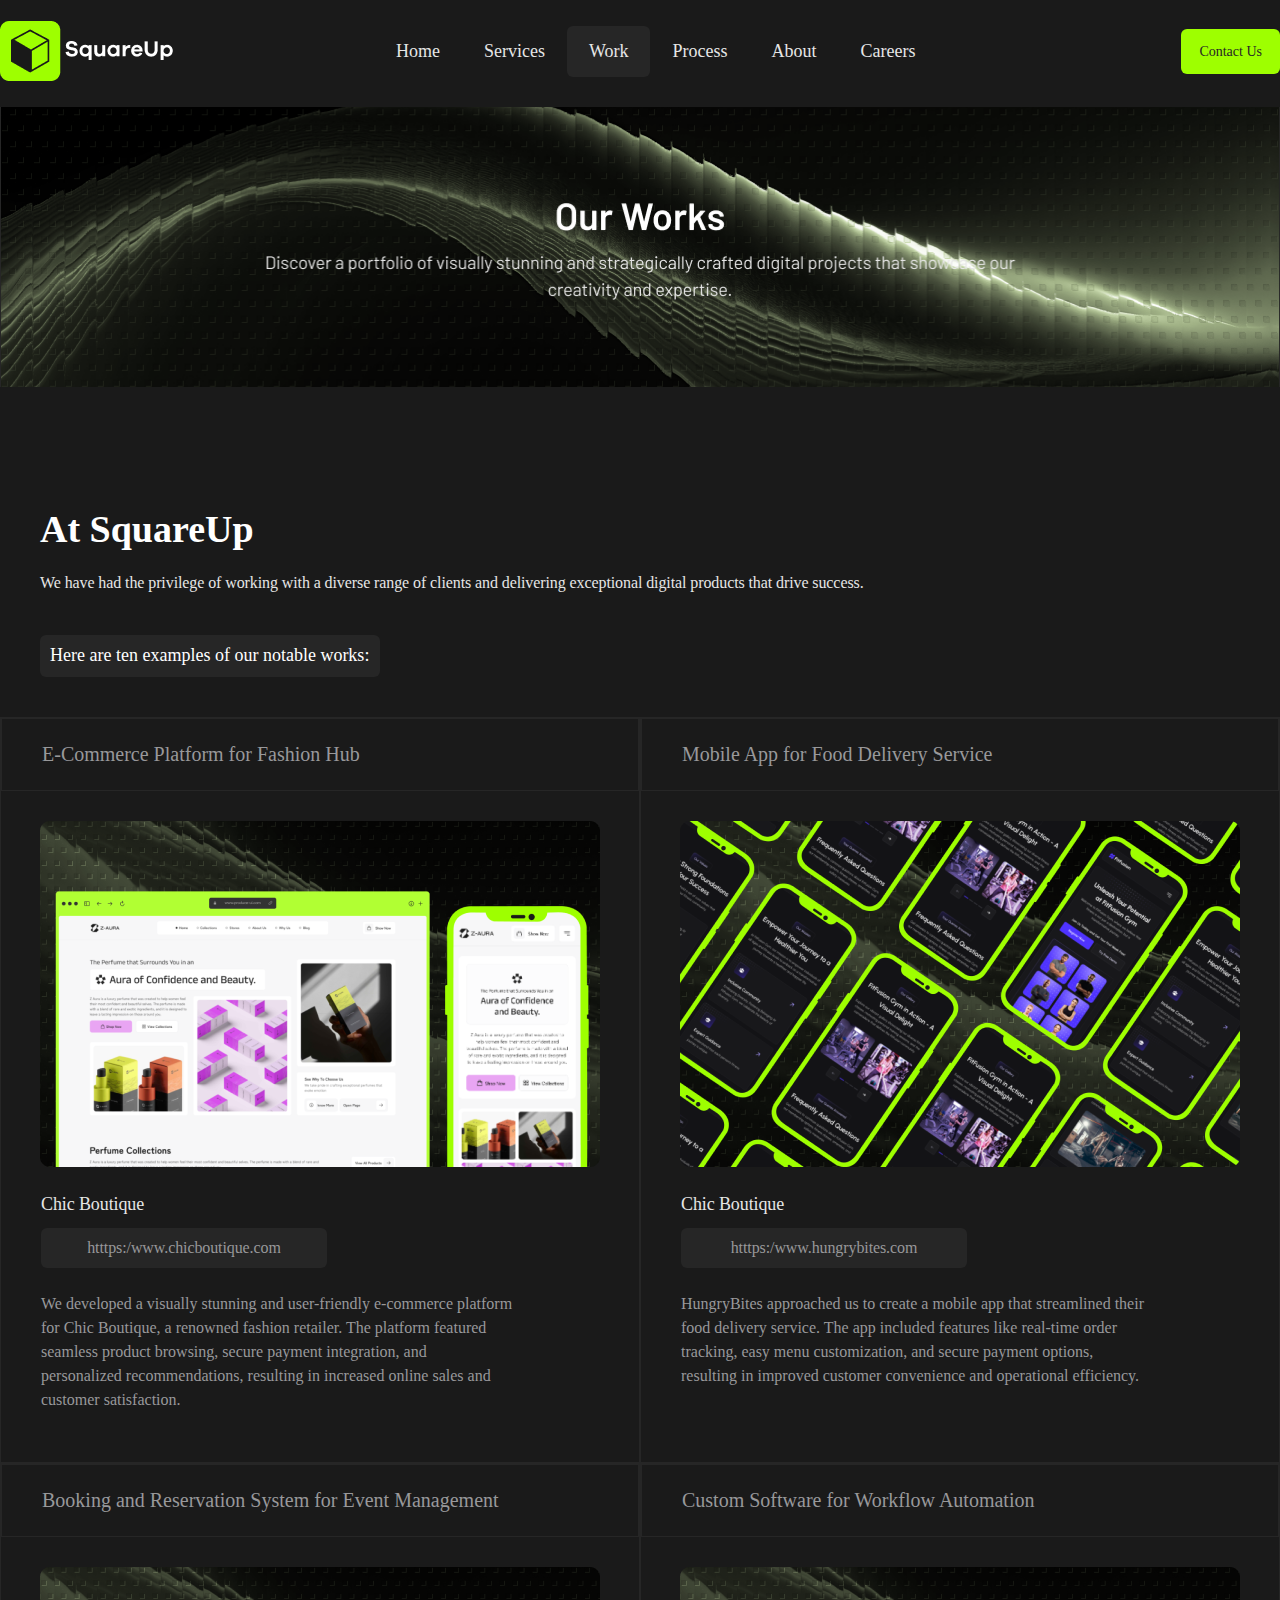
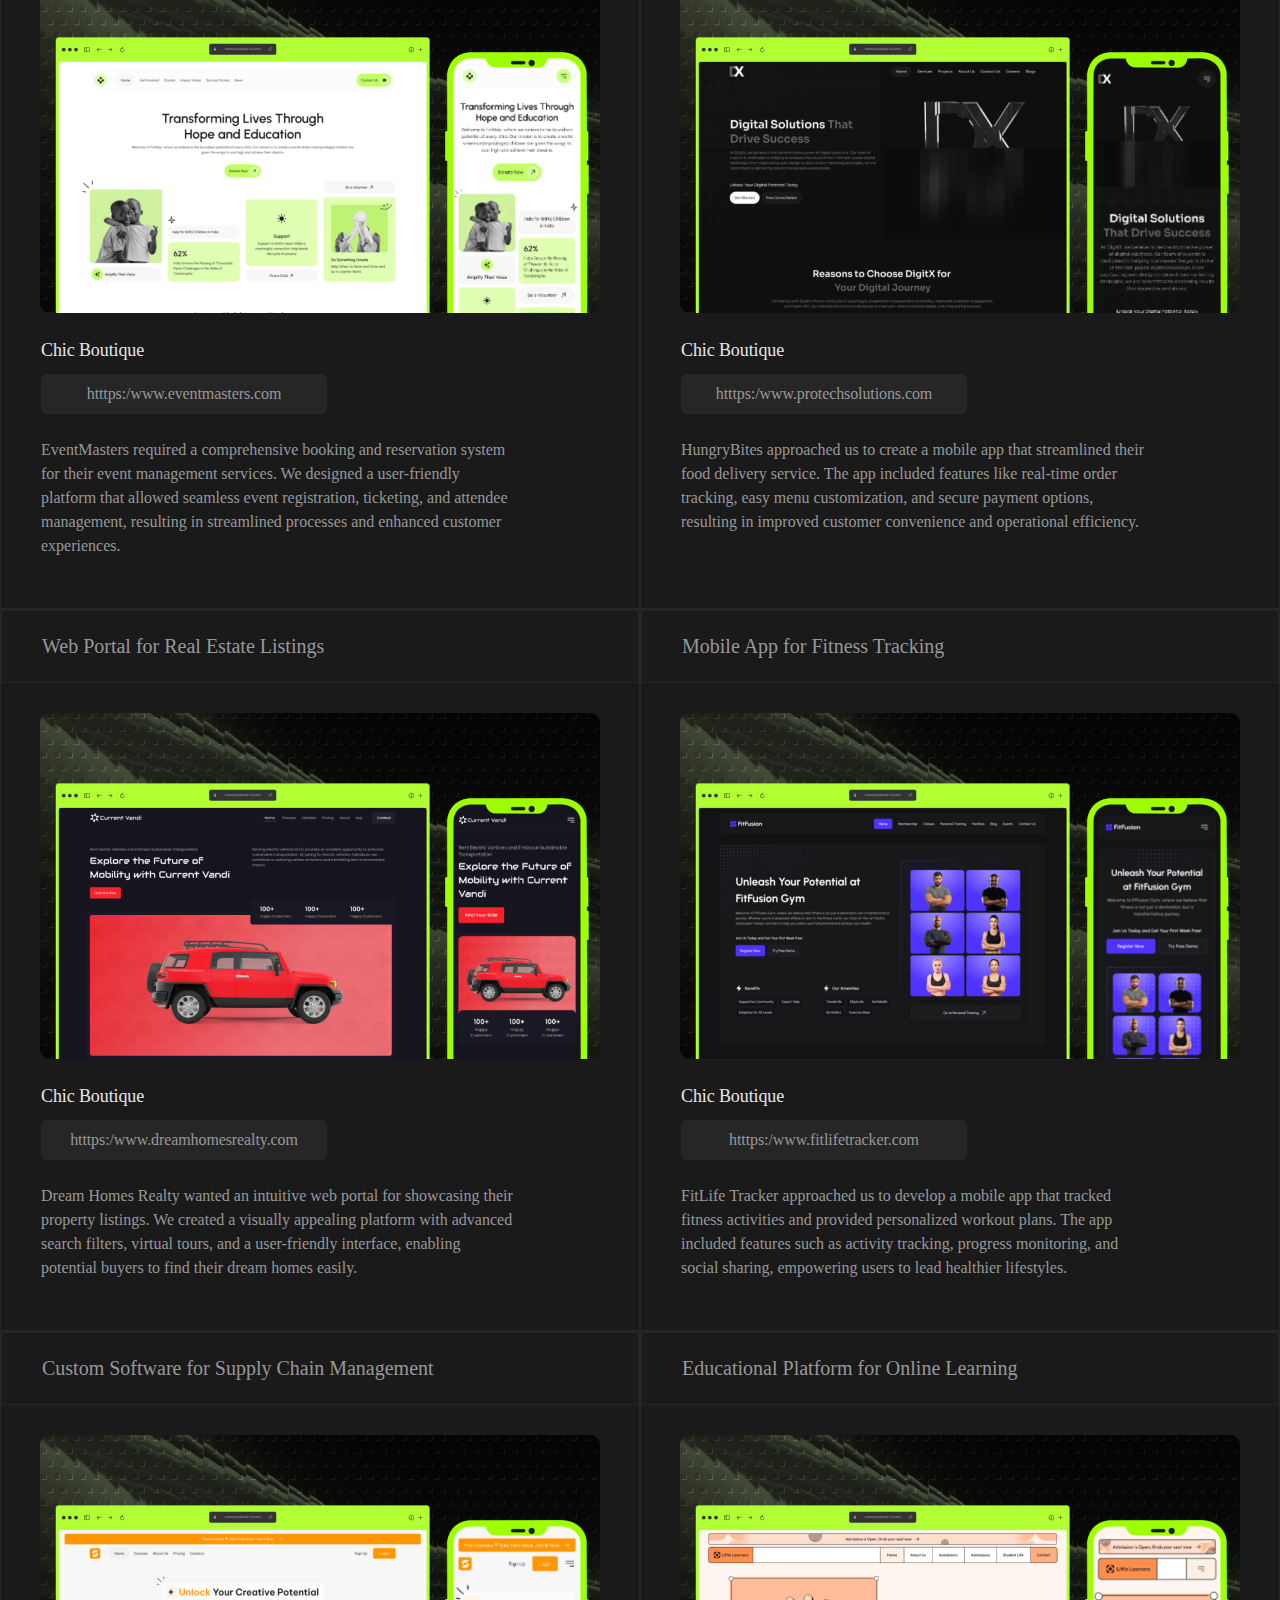
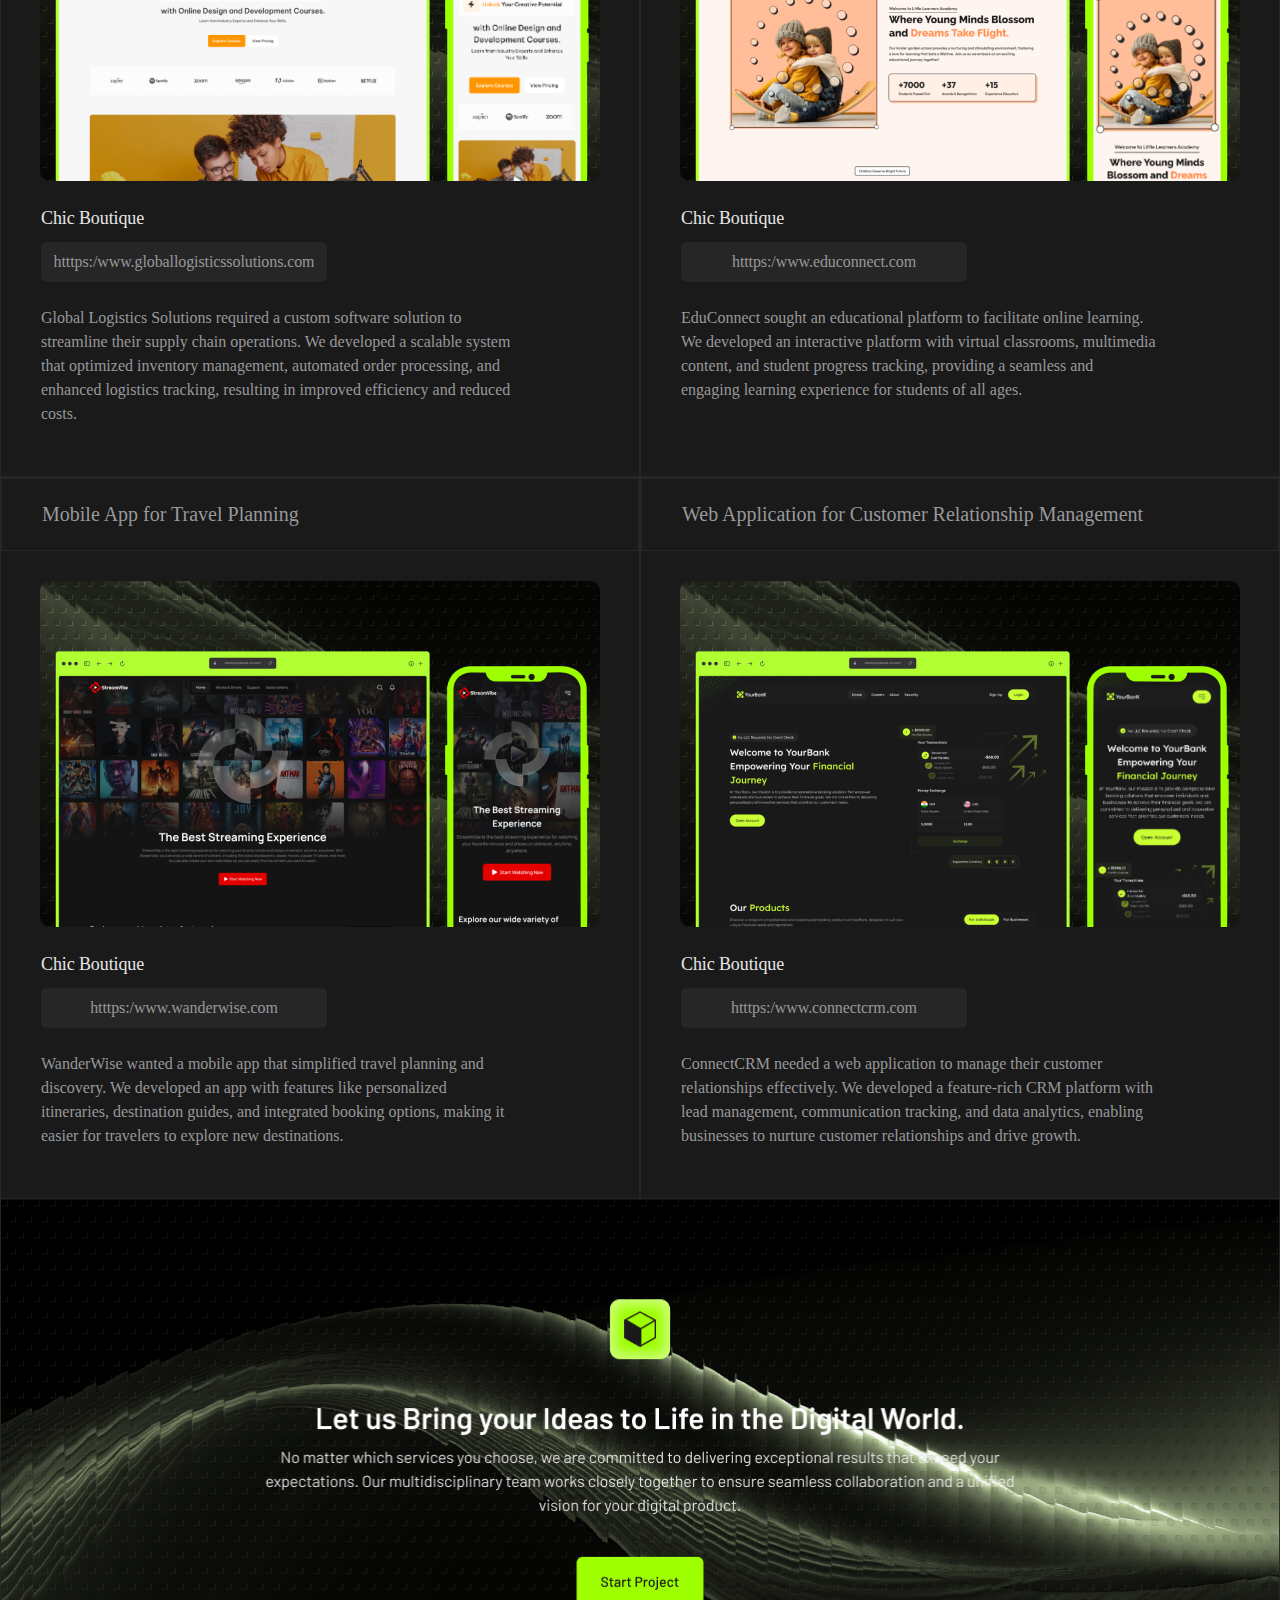
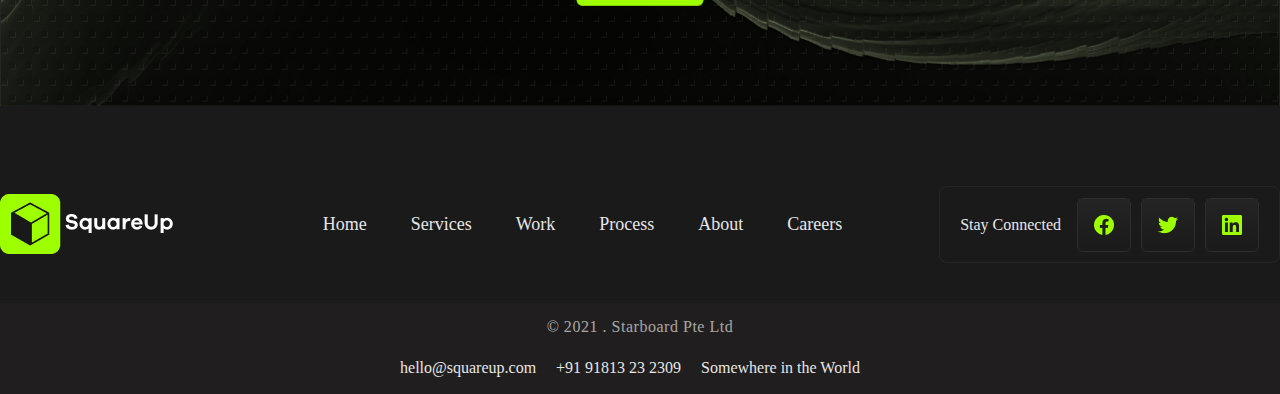
<file: works.html>
<!DOCTYPE html>
<html lang="en">
<head>
    <meta charset="UTF-8">
    <title>Title</title>
    <link rel="stylesheet" href="./css/works.css">
</head>
<body>
    <header class="header">
    <div class="header__container">
        <div class="header__logo">
            <img src="./images/Logo.png" alt="">
            <img src="./images/SquareUp.png" alt="">
        </div>
        <div class="header__nav">
            <a href="index.html">Home</a>
            <a href="services.html">Services</a>
            <a href="#">Work</a>
            <a href="process.html">Process</a>
            <a href="about.html">About</a>
            <a href="careers.html">Careers</a>
        </div>
        <button type="submit">Contact Us</button>
    </div>
</header>
    <div class="preview"></div>
    <div class="squareUp">
        <div class="squareUp__greeting">
            <h1>At SquareUp</h1>
            <p>We have had the privilege of working with a diverse range of clients and
                delivering exceptional digital products that drive success.</p>
            <h2>Here are ten examples of our notable works:</h2>
        </div>
        <div class="squareUp__main">
            <div class="squareUp__main__blocks">
                <div class="squareUp__main__blocks--block">
                    <div class="squareUp__--block-header">E-Commerce Platform for Fashion Hub</div>
                    <div class="squareUp__--block-image">
                        <img src="./images/Image.png" alt="">
                    </div>
                    <h2>Chic Boutique</h2>
                    <h3>htttps:/www.chicboutique.com</h3>
                    <p>We developed a visually stunning and user-friendly e-commerce platform <br> for Chic Boutique, a
                        renowned fashion retailer. The platform featured <br> seamless product browsing, secure payment
                        integration, and <br> personalized recommendations, resulting in increased online sales and <br> customer
                        satisfaction.
                    </p>
                </div>
                <div class="squareUp__main__blocks--block">
                    <div class="squareUp__--block-header">Mobile App for Food Delivery Service</div>
                    <div class="squareUp__--block-image">
                        <img src="./images/Image%20(1).png" alt="">
                    </div>
                    <h2>Chic Boutique</h2>
                    <h3>htttps:/www.hungrybites.com</h3>
                    <p>
                        HungryBites approached us to create a mobile app that streamlined their <br> food delivery service.
                        The app included features like real-time order <br> tracking, easy menu customization, and secure
                        payment options, <br> resulting in improved customer convenience and operational efficiency.
                    </p>
                </div>
                <div class="squareUp__main__blocks--block">
                    <div class="squareUp__--block-header">Booking and Reservation System for Event Management</div>
                    <div class="squareUp__--block-image">
                        <img src="./images/Image%20(2).png" alt="">
                    </div>
                    <h2>Chic Boutique</h2>
                    <h3>htttps:/www.eventmasters.com</h3>
                    <p>
                        EventMasters required a comprehensive booking and reservation system <br> for their event management
                        services. We designed a user-friendly <br> platform that allowed seamless event registration, ticketing,
                        and attendee <br>management, resulting in streamlined processes and enhanced customer <br> experiences.
                    </p>
                </div>
                <div class="squareUp__main__blocks--block">
                    <div class="squareUp__--block-header">Custom Software for Workflow Automation</div>
                    <div class="squareUp__--block-image">
                        <img src="./images/Image%20(3).png" alt="">
                    </div>
                    <h2>Chic Boutique</h2>
                    <h3>htttps:/www.protechsolutions.com</h3>
                    <p>
                        HungryBites approached us to create a mobile app that streamlined their <br> food delivery service.
                        The app included features like real-time order <br> tracking, easy menu customization, and secure
                        payment options, <br> resulting in improved customer convenience and operational efficiency.
                    </p>
                </div>
                <div class="squareUp__main__blocks--block">
                    <div class="squareUp__--block-header">Web Portal for Real Estate Listings</div>
                    <div class="squareUp__--block-image">
                        <img src="./images/Image%20(4).png" alt="">
                    </div>
                    <h2>Chic Boutique</h2>
                    <h3>htttps:/www.dreamhomesrealty.com</h3>
                    <p>
                        Dream Homes Realty wanted an intuitive web portal for showcasing their <br> property listings. We
                        created a visually appealing platform with advanced <br> search filters, virtual tours, and a user-friendly
                        interface, enabling <br> potential buyers to find their dream homes easily.
                    </p>
                </div>
                <div class="squareUp__main__blocks--block">
                    <div class="squareUp__--block-header">Mobile App for Fitness Tracking</div>
                    <div class="squareUp__--block-image">
                        <img src="./images/Image%20(5).png" alt="">
                    </div>
                    <h2>Chic Boutique</h2>
                    <h3>htttps:/www.fitlifetracker.com</h3>
                    <p>
                        FitLife Tracker approached us to develop a mobile app that tracked <br> fitness activities and provided
                        personalized workout plans. The app <br> included features such as activity tracking, progress
                        monitoring, and <br> social sharing, empowering users to lead healthier lifestyles.
                    </p>
                </div>
                <div class="squareUp__main__blocks--block">
                    <div class="squareUp__--block-header">Custom Software for Supply Chain Management</div>
                    <div class="squareUp__--block-image">
                        <img src="./images/Image%20(6).png" alt="">
                    </div>
                    <h2>Chic Boutique</h2>
                    <h3>htttps:/www.globallogisticssolutions.com</h3>
                    <p>
                        Global Logistics Solutions required a custom software solution to <br> streamline their supply chain
                        operations. We developed a scalable system <br>  that optimized inventory management, automated
                        order processing, and <br> enhanced logistics tracking, resulting in improved efficiency and reduced
                        <br>costs.
                    </p>
                </div>
                <div class="squareUp__main__blocks--block">
                    <div class="squareUp__--block-header">Educational Platform for Online Learning</div>
                    <div class="squareUp__--block-image">
                        <img src="./images/Image%20(7).png" alt="">
                    </div>
                    <h2>Chic Boutique</h2>
                    <h3>htttps:/www.educonnect.com</h3>
                    <p>
                        EduConnect sought an educational platform to facilitate online learning. <br> We developed an
                        interactive platform with virtual classrooms, multimedia <br> content, and student progress tracking,
                        providing a seamless and <br> engaging learning experience for students of all ages.
                    </p>
                </div>
                <div class="squareUp__main__blocks--block">
                    <div class="squareUp__--block-header">Mobile App for Travel Planning</div>
                    <div class="squareUp__--block-image">
                        <img src="./images/Image%20(8).png" alt="">
                    </div>
                    <h2>Chic Boutique</h2>
                    <h3>htttps:/www.wanderwise.com</h3>
                    <p>
                        WanderWise wanted a mobile app that simplified travel planning and <br> discovery. We developed an
                        app with features like personalized <br> itineraries, destination guides, and integrated booking
                        options, making it <br> easier for travelers to explore new destinations.
                    </p>
                </div>
                <div class="squareUp__main__blocks--block">
                    <div class="squareUp__--block-header">Web Application for Customer Relationship Management</div>
                    <div class="squareUp__--block-image">
                        <img src="./images/Image%20(9).png" alt="">
                    </div>
                    <h2>Chic Boutique</h2>
                    <h3>htttps:/www.connectcrm.com</h3>
                    <p>
                        ConnectCRM needed a web application to manage their customer <br> relationships effectively. We
                        developed a feature-rich CRM platform with <br> lead management, communication tracking, and data
                        analytics, enabling <br> businesses to nurture customer relationships and drive growth.
                    </p>
                </div>
            </div>
        </div>
    </div>
    <div class="previewFooter"></div>
    <div class="mainFooter">
        <div class="mainFooter__container">
            <div class="mainFooter__logo">
                <img src="./images/Logo.png" alt="">
                <img src="./images/SquareUp.png" alt="">
            </div>
            <div class="mainFooter__nav">
                <a href="#">Home</a>
                <a href="#">Services</a>
                <a href="#">Work</a>
                <a href="#">Process</a>
                <a href="#">About</a>
                <a href="#">Careers</a>
            </div>
            <div class="mainFooter__links">
                <p>Stay Connected</p>
                <div class="mainFooter__links--facebook">
                    <a href="#"><img src="./images/Icon%20(7).png" alt=""></a>
                </div>
                <div class="mainFooter__links--twitter">
                    <a href="#"><img src="./images/Icon%20(8).png" alt=""></a>
                </div>
                <div class="mainFooter__links--linkedin">
                    <a href="#">  <img src="./images/Icon%20(9).png" alt=""></a>
                </div>
            </div>
        </div>
    </div>
    <footer class="footer">
        <div class="footer__container">
            <div class="footer_row">
                <div class="footer_text">© 2021 . Starboard Pte Ltd </div>
                <div class="footer_tex2">
                    <p>hello@squareup.com</p>
                    <p>+91 91813 23 2309</p>
                    <p>Somewhere in the World</p>
                </div>
            </div>
        </div>
    </footer>
</body>
</html>
</file>
<file: css/about.css>
/*Обнуление*/
*{padding:0;margin:0;border:0;}
*,*:before,*:after{-moz-box-sizing:border-box;-webkit-box-sizing:border-box;box-sizing:border-box;}
:focus,:active{outline:none;}
a:focus,a:active{outline:none;}
nav,footer,header,aside{display:block;}
html,body{height:100%;width:100%;font-size:100%;line-height:1;font-size:14px;-ms-text-size-adjust:100%;-moz-text-size-adjust:100%;-webkit-text-size-adjust:100%;}
input,button,textarea{font-family:inherit;}
/*input::-ms-clear{display:none;}*/
button{cursor:pointer;}
button::-moz-focus-inner{padding:0;border:0;}
a,a:visited{text-decoration:none;}
a:hover{text-decoration:none;}
/*ul li{list-style:none;}*/
img{vertical-align:top;}
h1,h2,h3,h4,h5,h6{font-size:inherit;font-weight:inherit;}
/*--------------------*/

body{
    background: #1A1A1A !important;
}

.header{
    max-width: 1280px;
    height: 85px;
    margin: 0 auto;
    padding-top: 21px;
    margin-bottom: 22px
}
.header__container{
    display: flex;
    justify-content: space-between;
    align-items: center;
}

.header__logo img{
    vertical-align: middle;
}
.header__nav{
    width: 421px;
    display: flex;
    justify-content: space-between;
    margin-left: -185px;
}
.header__nav a{
    padding: 12px 22px;
    color: #E6E6E6;
    font-size: 18px;
    font-style: normal;
    font-weight: 500;
    line-height: 150%;
    transition: 0.2s;
}
.header__nav a:hover{
    border-radius: 6px;
    background: #262626;
    transition: 0.2s;
}
.header__nav a:nth-child(5){
    border-radius: 6px;
    background: #262626;
}
.header__container button{
    color:#262626;
    font-size: 14px;
    font-style: normal;
    font-weight: 500;
    line-height: 150%;
    background: #9EFF00;
    display: flex;
    padding: 12px 18px;
    align-items: center;
    gap: 8px;
    border-radius: 6px;
}
.header__container button:hover{
    background: #91cd1e;
}


@media(max-width: 890px){
    .header__nav{
        display: none;
    }
}
/*--------------------*/

.preview{
    width: 100%;
    margin: 0 auto;
    height: 280px;
    background-image: url("../images/Text Container (6).png");
    background-size: cover;
    background-position: center;
    background-repeat: no-repeat;
}
.aboutSquareUp__container{
    max-width: 1280px;
    height: 100%;
    margin: 0 auto;
    padding: 80px 100px 80px 100px;
    display: flex;
    justify-content: space-between;
    border: 1px solid #262626;
}
.aboutSquareUp--text{
    display: flex;
    flex-direction: column;
    justify-content: center;
}
.aboutSquareUp--text h2{
    align-self: stretch;
    color: #FFF;
    font-size: 38px;
    font-style: normal;
    font-weight: 600;
    line-height: normal;
    margin-bottom: 16px;
}
.aboutSquareUp--text p{
    max-width: 490px;
    align-self: stretch;
    color: #E6E6E6;
    font-size: 16px;
    font-style: normal;
    font-weight: 400;
    line-height: 150%; /* 24px */
    letter-spacing: -0.096px;

}
/*.aboutSquareUp--image{*/
/*    display: none;*/
/*}*/
@media(max-width: 1200px){
    .aboutSquareUp--image img{
        width: 400px;
        height: 390px;
    }
    .aboutSquareUp--text{
        margin-right: 40px;
    }
    .aboutSquareUp--text p{
        font-size: 13px;
    }
    .aboutSquareUp--text h2{
        font-size: 32px;
    }
}
@media(max-width: 890px){
    .aboutSquareUp--image img{
        width: 270px;
        height: 265px;
    }
}
@media(max-width: 550px){
    .preview{
        background-image: url("../images/Text Container (9).png");
        height: 212px;
    }
    .aboutSquareUp__container{
        display: flex;
        flex-direction: column;
        align-items: center;
    }
    .aboutSquareUp--text{
        width: 356px;
        margin-right: 0;
    }
    .aboutSquareUp--text p{
        margin-bottom: 40px;
    }
}

/*--------------------*/

.story__container{
    max-width: 1280px;
    height: 100%;
    margin: 0 auto;
    /*padding: 80px 50px 80px 50px;*/
    border: 1px solid #262626;
}
.story__container h3{
    align-self: stretch;
    color:#FFF;
    font-size: 48px;
    font-style: normal;
    font-weight: 600;
    line-height: normal;
    padding: 80px 50px 80px 50px;
}
.story__main{
    max-width: 1280px;
    margin: 0 auto;
}
.story__main__blocks{
    display: grid;
    grid-template-columns: repeat(2, 1fr);
}
.story__main__blocks--block{
    padding: 40px 40px 80px 40px;
    border: 1px solid #262626;
}
.story__main__blocks--block h2{
    color:#D8FF99;
    font-size: 24px;
    font-style: normal;
    font-weight: 500;
    line-height: normal;
    display: flex;
    align-items: center;
    margin-bottom: 40px;
}
.story__main__blocks--block h2 span{
    color: #D8FF99;
    font-size: 120px;
    font-style: normal;
    font-weight: 600;
    line-height: normal;
    margin-right: 24px;
}
.story__main__blocks p{
    align-self: stretch;
    color: #98989A;
    font-size: 16px;
    font-style: normal;
    font-weight: 400;
    line-height: 150%;
    max-width: 560px;
}
@media(max-width: 1100px){
    .story__main__blocks p{
        font-size: 14px;
    }
    .story__main__blocks--block h2 span{
        font-size: 95px;
    }
    .story__main__blocks--block{
        padding: 30px 30px 60px 30px;
    }
}


@media(max-width: 550px){
    .story__main__blocks{
        grid-template-columns: repeat(1, 1fr);
        justify-items: center
    }
    .story__main__blocks p{
        font-size: 12px;
    }
    .story__main__blocks--block h2 span{
        font-size: 70px;
    }
    .story__container h3{
        font-size: 38px;
        padding: 40px 50px 40px 50px;
    }
}
/*--------------------*/

.promo__container{
    max-width: 1280px;
    height: 100%;
    margin: 0 auto;
    /*padding: 80px 50px 80px 50px;*/
    border: 1px solid #262626;
    padding: 60px;
}
.promo__content{display: flex;margin-bottom: 40px}

.promo__content--image{margin-right: 30px;}

.promo__content h2{
    color: #98989A;
    font-size: 24px;
    font-style: normal;
    font-weight: 500;
    line-height: normal;
    align-self: stretch;
    margin-bottom: 15px;
}
.promo__content p{
    color: #98989A;
    font-size: 17px;
    font-style: normal;
    font-weight: 400;
    line-height: 150%;
    align-self: stretch;
}
.promo__footer{
    display: flex;
    padding: 20px 30px;
    justify-content: space-between;
    align-items: center;
    gap: 20px;
    align-self: stretch;
    border-radius: 10px;
    border: 1px solid #262626;
    background: rgba(36, 36, 36, 0.20);
    backdrop-filter: blur(6px);
}
.promo__footer p{
    color: #98989A;
    font-size: 18px;
    font-style: normal;
    font-weight: 400;
    line-height: normal;
}
.promo__footer span{
    display: flex;
    padding: 10px 14px;
    justify-content: center;
    align-items: center;
    gap: 10px;
    border-radius: 6px;
    background: #262626;
    color:  #FFF;
    font-size: 16px;
    font-style: normal;
    font-weight: 400;
    line-height: 150%; /* 24px */
}
.promo__footer button{
    display: flex;
    padding: 14px 20px;
    align-items: center;
    gap: 8px;
    border-radius: 6px;
    background: #9EFF00;
    color: #1A1A1A;
    font-size: 14px;
    font-style: normal;
    font-weight: 500;
    line-height: 150%;
}

@media(max-width: 550px){
    .promo__content{
        max-width: 400px;
        margin: 0 auto;
        display: flex;
        flex-direction: column;
        /*align-items: center;*/
    }
    .promo__content--text{
        text-align: center;
        margin-bottom: 30px;
    }
    .promo__content--image img{
       margin-bottom: 30px;
    }
    .promo__footer{
        display: flex;
        flex-direction: column;
    }
    .promo__footer span{
        max-width: 290px;
        height: 116px;
    }
}

/*--------------------*/

.mainFooter{
    max-width: 1280px;
    margin: 0 auto;
}
.mainFooter__container{
    display: flex;
    justify-content: space-between;
    padding: 40px 0 40px 0;
}
.mainFooter__logo{
    padding-top: 8px;
}
.mainFooter__logo img{vertical-align: middle;}
.mainFooter__nav{
    width: 421px;
    display: flex;
    justify-content: space-between;
    margin-left: -185px;
    padding-left: 48px;
}
.mainFooter__nav a{
    padding: 25px 22px;
    color: #E6E6E6;
    font-size: 18px;
    font-style: normal;
    font-weight: 500;
    line-height: 150%;
    transition: 0.2s;
}
.mainFooter__nav a:hover{
    border-radius: 6px;
    background: #262626;
    transition: 0.2s;
}
.mainFooter__links{
    display: flex;
    align-items: center;
    border-radius: 8px;
    border: 1px solid #262626;
    padding: 10px 10px 10px 20px;
}
.mainFooter__links p{
    margin-right: 16px;
    color: #E6E6E6;
    font-size: 16px;
    font-style: normal;
    font-weight: 500;
    line-height: 150%; /* 24px */
}
.mainFooter__links--facebook,
.mainFooter__links--twitter,
.mainFooter__links--linkedin {
    margin-right: 10px;
    display: flex;
    padding: 16px;
    flex-direction: column;
    align-items: flex-start;
    gap: 10px;
    border-radius: 6px;
    border: 1px solid #2E2E2E;
    background: linear-gradient(180deg, #242424 0%, rgba(36, 36, 36, 0.00) 100%);
}

@media(max-width: 550px){
    .mainFooter__container{
        display: flex;
        flex-direction: column;
        align-items: center;
    }
    .mainFooter__nav{
        margin-left: 0;
        padding-left: 0;
        display: flex;
        flex-wrap: wrap;
    }
    .mainFooter__nav a{
        padding: 20px 10px;
    }
}

/*--------------------*/


.footer{
    background: #201E1E;
    height: 91px;
    display: flex;
    justify-content: left;
    position: sticky;
}
.footer__container{
    max-width: 1200px;
    margin: 0 auto;
    display: flex;
    align-items: center;
    justify-content: center;
}
.footer_text{
    color: #FFF;
    font-family: Poppins;
    font-size: 16px;
    font-style: normal;
    font-weight: 400;
    line-height: normal;
    letter-spacing: 0.523px;
    opacity: 0.6;
    margin-bottom: 20px;
}
.footer_row{
    display: flex;
    justify-content: center;
    align-items: center;
    flex-direction: column;
}
.footer_tex2{
    display: flex;
    color:#E6E6E6;
    font-size: 16px;
    font-style: normal;
    font-weight: 400;
    line-height: 150%; /* 24px */
}
.footer_tex2 p{
    margin-right: 20px;
}
</file>
<file: css/careers.css>
/*Обнуление*/
*{padding:0;margin:0;border:0;}
*,*:before,*:after{-moz-box-sizing:border-box;-webkit-box-sizing:border-box;box-sizing:border-box;}
:focus,:active{outline:none;}
a:focus,a:active{outline:none;}
nav,footer,header,aside{display:block;}
html,body{height:100%;width:100%;font-size:100%;line-height:1;font-size:14px;-ms-text-size-adjust:100%;-moz-text-size-adjust:100%;-webkit-text-size-adjust:100%;}
input,button,textarea{font-family:inherit;}
/*input::-ms-clear{display:none;}*/
button{cursor:pointer;}
button::-moz-focus-inner{padding:0;border:0;}
a,a:visited{text-decoration:none;}
a:hover{text-decoration:none;}
/*ul li{list-style:none;}*/
img{vertical-align:top;}
h1,h2,h3,h4,h5,h6{font-size:inherit;font-weight:inherit;}
/*--------------------*/

body{
    background: #1A1A1A !important;
}

.header{
    max-width: 1280px;
    height: 85px;
    margin: 0 auto;
    padding-top: 21px;
    margin-bottom: 22px
}
.header__container{
    display: flex;
    justify-content: space-between;
    align-items: center;
}
.header__logo img{
    vertical-align: middle;
}
.header__nav{
    width: 421px;
    display: flex;
    justify-content: space-between;
    margin-left: -185px;
}
.header__nav a{
    padding: 12px 22px;
    color: #E6E6E6;
    font-size: 18px;
    font-style: normal;
    font-weight: 500;
    line-height: 150%;
    transition: 0.2s;
}
.header__nav a:hover{
    border-radius: 6px;
    background: #262626;
    transition: 0.2s;
}
.header__nav a:nth-child(6){
    border-radius: 6px;
    background: #262626;
}
.header__container button{
    color:#262626;
    font-size: 14px;
    font-style: normal;
    font-weight: 500;
    line-height: 150%;
    background: #9EFF00;
    display: flex;
    padding: 12px 18px;
    align-items: center;
    gap: 8px;
    border-radius: 6px;
}
.header__container button:hover{
    background: #91cd1e;
}

/*--------------------*/

.preview{
    width: 100%;
    margin: 0 auto;
    height: 280px;
    background-image: url("../images/Text Container (7).png");
    background-size: cover;
    background-position: center;
    background-repeat: no-repeat;
}

.welcome__greeting{
    max-width: 1280px;
    margin: 0 auto;
    padding: 40px;
    border: 1px solid #262626;
}
.welcome__greeting h1{
    color: #FFF;
    font-size: 38px;
    font-style: normal;
    font-weight: 600;
    line-height: normal;
    margin-bottom: 20px;
}
.welcome__greeting p{
    color: #E6E6E6;
    font-size: 16px;
    font-style: normal;
    font-weight: 400;
    line-height: 150%; /* 24px */
    letter-spacing: -0.096px;
    margin-bottom: 40px;
}
.welcome__greeting h2{
    width: 210px;
    height: 42px;
    padding: 10px;
    border-radius: 6px;
    background:#262626;
    color: #FFF;
    font-size: 18px;
    font-style: normal;
    font-weight: 400;
    line-height: normal;
}

/*--------------------*/

.story__container{
    max-width: 1280px;
    height: 100%;
    margin: 0 auto;
    /*padding: 80px 50px 80px 50px;*/
    border: 1px solid #262626;
}
.story__container h3{
    align-self: stretch;
    color:#FFF;
    font-size: 48px;
    font-style: normal;
    font-weight: 600;
    line-height: normal;
    padding: 80px 50px 80px 50px;
}
.welcome__main{
    max-width: 1280px;
    margin: 0 auto;
}
.welcome__main__blocks{
    display: grid;
    grid-template-columns: repeat(2, 1fr);
}
.welcome__main__blocks--block{
    padding: 40px 40px 80px 40px;
    border: 1px solid #262626;
}
.welcome__main__blocks--block h2{
    color:#D8FF99;
    font-size: 32px;
    font-style: normal;
    font-weight: 500;
    line-height: normal;
    display: flex;
    align-items: center;
    margin-bottom: 40px;
}
.welcome__main__blocks p{
    align-self: stretch;
    color: #98989A;
    font-size: 16px;
    font-style: normal;
    font-weight: 400;
    line-height: 150%;
    max-width: 560px;
}
@media(max-width: 1100px){
    .welcome__main__blocks p{
        font-size: 14px;
    }
    .welcome__main__blocks--block h2 span{
        font-size: 95px;
    }
    .welcome__main__blocks--block{
        padding: 30px 30px 60px 30px;
    }
}

/*--------------------*/

.currentOpenings__header{
    max-width: 1280px;
    height: 100%;
    margin: 0 auto;
    border: 1px solid #262626;
    padding: 80px 0 40px 40px;
}
.currentOpenings__header h2{
    align-self: stretch;
    color: #FFF;
    font-size: 38px;
    font-style: normal;
    font-weight: 600;
    line-height: normal;
    margin-bottom: 10px;
}
.currentOpenings__header p{
    align-self: stretch;
    color:#E6E6E6;
    font-size: 16px;
    font-style: normal;
    font-weight: 400;
    line-height: 150%; /* 24px */
    letter-spacing: -0.096px;
}
.currentOpenings__headerMini{
    max-width: 1280px;
    /*height: 100%;*/
    margin: 0 auto;
    border: 1px solid #262626;
}
.currentOpenings__headerMini h2{
    color: #98989A;
    font-size: 22px;
    font-style: normal;
    font-weight: 500;
    line-height: normal;
    padding: 40px 0 40px 40px;
}

/*--------------------*/

.services__container{
    margin: 0 auto;
    max-width: 1280px;
    display: flex;
    justify-content: space-between;
    padding: 40px 0 40px 40px;
    border: 1px solid #262626;
}
.services__block{
    border-right: 1px solid #2E2E2E;
    padding-right: 50px;
}
.services__block:last-child{
    border-right: 0;
    padding-right: 0;
}
.services__block--image{
    display: flex;
    width: 70px;
    height: 70px;
    flex-direction: column;
    align-items: center;
    justify-content: center;
    gap: 10px;
    border-radius: 8px;
    border: 1px solid #2E2E2E;
    margin-bottom: 30px;
    background: linear-gradient(229deg, rgba(158, 255, 0, 0.20) -68.25%, rgba(158, 255, 0, 0.00) 32.16%), linear-gradient(180deg, #242424 0%, rgba(36, 36, 36, 0.00) 100%);
}
.services__block--title{
    margin-bottom: 14px;
    color:#FFF;
    font-size: 24px;
    font-style: normal;
    font-weight: 600;
    line-height: 150%;
    letter-spacing: -0.144px;
}
.services__block--text{
    /*margin-bottom: 84px;*/
    max-width: 346px;
    color: #E6E6E6;
    font-size: 16px;
    font-style: normal;
    font-weight: 400;
    line-height: 150%;
    letter-spacing: -0.096px;
    height: 240px;
}
@media(max-width: 1100px){
    .services__block--title{
        font-size: 21px;
    }
    .services__block--text{
        font-size: 13px;
    }
}
.services__block--button{
    display: flex;
    justify-content: center;
}
.services__block--button button{
    display: flex;
    width: 275px;
    height: 52px;
    padding: 14px 16px;
    justify-content: center;
    align-items: center;
    gap: 10px;
    align-self: stretch;
    border-radius: 6px;
    background: #262626;
    color:  #FFF;
    font-size: 14px;
    font-style: normal;
    font-weight: 500;
    line-height: 24px;
    letter-spacing: -0.084px;
    transition: 0.2s;
}
.services__block--button button:hover{
    background: #333131;
    transition: 0.2s;
}

/*--------------------*/

.promo__container{
    max-width: 1280px;
    height: 100%;
    margin: 0 auto;
    /*padding: 80px 50px 80px 50px;*/
    border: 1px solid #262626;
    padding: 60px;
}
.promo__content{display: flex;margin-bottom: 40px}

.promo__content--image{margin-right: 30px;}

.promo__content h2{
    color: #98989A;
    font-size: 24px;
    font-style: normal;
    font-weight: 500;
    line-height: normal;
    align-self: stretch;
    margin-bottom: 15px;
}
.promo__content p{
    color: #98989A;
    font-size: 17px;
    font-style: normal;
    font-weight: 400;
    line-height: 150%;
    align-self: stretch;
}
.promo__footer{
    display: flex;
    padding: 20px 30px;
    justify-content: space-between;
    align-items: center;
    gap: 20px;
    align-self: stretch;
    border-radius: 10px;
    border: 1px solid #262626;
    background: rgba(36, 36, 36, 0.20);
    backdrop-filter: blur(6px);
}
.promo__footer p{
    color: #98989A;
    font-size: 18px;
    font-style: normal;
    font-weight: 400;
    line-height: normal;
}
.promo__footer span{
    display: flex;
    padding: 10px 14px;
    justify-content: center;
    align-items: center;
    gap: 10px;
    border-radius: 6px;
    background: #262626;
    color:  #FFF;
    font-size: 16px;
    font-style: normal;
    font-weight: 400;
    line-height: 150%; /* 24px */
}
.promo__footer button{
    display: flex;
    padding: 14px 20px;
    align-items: center;
    gap: 8px;
    border-radius: 6px;
    background: #9EFF00;
    color: #1A1A1A;
    font-size: 14px;
    font-style: normal;
    font-weight: 500;
    line-height: 150%;
}

/*--------------------*/

.mainFooter{
    max-width: 1280px;
    margin: 0 auto;
}
.mainFooter__container{
    display: flex;
    justify-content: space-between;
    padding: 40px 0 40px 0;
}
.mainFooter__logo{
    padding-top: 8px;
}
.mainFooter__logo img{vertical-align: middle;}
.mainFooter__nav{
    width: 421px;
    display: flex;
    justify-content: space-between;
    margin-left: -185px;
    padding-left: 48px;
}
.mainFooter__nav a{
    padding: 25px 22px;
    color: #E6E6E6;
    font-size: 18px;
    font-style: normal;
    font-weight: 500;
    line-height: 150%;
    transition: 0.2s;
}
.mainFooter__nav a:hover{
    border-radius: 6px;
    background: #262626;
    transition: 0.2s;
}
.mainFooter__links{
    display: flex;
    align-items: center;
    border-radius: 8px;
    border: 1px solid #262626;
    padding: 10px 10px 10px 20px;
}
.mainFooter__links p{
    margin-right: 16px;
    color: #E6E6E6;
    font-size: 16px;
    font-style: normal;
    font-weight: 500;
    line-height: 150%; /* 24px */
}
.mainFooter__links--facebook,
.mainFooter__links--twitter,
.mainFooter__links--linkedin {
    margin-right: 10px;
    display: flex;
    padding: 16px;
    flex-direction: column;
    align-items: flex-start;
    gap: 10px;
    border-radius: 6px;
    border: 1px solid #2E2E2E;
    background: linear-gradient(180deg, #242424 0%, rgba(36, 36, 36, 0.00) 100%);
}


/*--------------------*/


.footer{
    background: #201E1E;
    height: 91px;
    display: flex;
    justify-content: left;
    position: sticky;
}
.footer__container{
    max-width: 1200px;
    margin: 0 auto;
    display: flex;
    align-items: center;
    justify-content: center;
}
.footer_text{
    color: #FFF;
    font-family: Poppins;
    font-size: 16px;
    font-style: normal;
    font-weight: 400;
    line-height: normal;
    letter-spacing: 0.523px;
    opacity: 0.6;
    margin-bottom: 20px;
}
.footer_row{
    display: flex;
    justify-content: center;
    align-items: center;
    flex-direction: column;
}
.footer_tex2{
    display: flex;
    color:#E6E6E6;
    font-size: 16px;
    font-style: normal;
    font-weight: 400;
    line-height: 150%; /* 24px */
}
.footer_tex2 p{
    margin-right: 20px;
}
</file>
<file: css/process.css>
/*Обнуление*/
*{padding:0;margin:0;border:0;}
*,*:before,*:after{-moz-box-sizing:border-box;-webkit-box-sizing:border-box;box-sizing:border-box;}
:focus,:active{outline:none;}
a:focus,a:active{outline:none;}
nav,footer,header,aside{display:block;}
html,body{height:100%;width:100%;font-size:100%;line-height:1;font-size:14px;-ms-text-size-adjust:100%;-moz-text-size-adjust:100%;-webkit-text-size-adjust:100%;}
input,button,textarea{font-family:inherit;}
/*input::-ms-clear{display:none;}*/
button{cursor:pointer;}
button::-moz-focus-inner{padding:0;border:0;}
a,a:visited{text-decoration:none;}
a:hover{text-decoration:none;}
/*ul li{list-style:none;}*/
img{vertical-align:top;}
h1,h2,h3,h4,h5,h6{font-size:inherit;font-weight:inherit;}
/*--------------------*/

body{
    background: #1A1A1A !important;
}

.header{
    max-width: 1280px;
    height: 85px;
    margin: 0 auto;
    padding-top: 21px;
    margin-bottom: 22px
}
.header__container{
    display: flex;
    justify-content: space-between;
    align-items: center;
}
.header__logo img{
    vertical-align: middle;
}
.header__nav{
    width: 421px;
    display: flex;
    justify-content: space-between;
    margin-left: -185px;
}
.header__nav a{
    padding: 12px 22px;
    color: #E6E6E6;
    font-size: 18px;
    font-style: normal;
    font-weight: 500;
    line-height: 150%;
    transition: 0.2s;
}
.header__nav a:hover{
    border-radius: 6px;
    background: #262626;
    transition: 0.2s;
}
.header__nav a:nth-child(4){
    border-radius: 6px;
    background: #262626;
}
.header__container button{
    color:#262626;
    font-size: 14px;
    font-style: normal;
    font-weight: 500;
    line-height: 150%;
    background: #9EFF00;
    display: flex;
    padding: 12px 18px;
    align-items: center;
    gap: 8px;
    border-radius: 6px;
}
.header__container button:hover{
    background: #91cd1e;
}

/*--------------------*/

.preview{
    width: 100%;
    margin: 0 auto;
    height: 280px;
    background-image: url("../images/Text Container (5).png");
    background-size: cover;
    background-position: center;
    background-repeat: no-repeat;
}

/*--------------------*/

.squareUp__greeting{
    max-width: 1280px;
    margin: 0 auto;
    padding: 40px;
    border: 1px solid #262626;
}
.squareUp__greeting h1{
    color: #FFF;
    font-size: 38px;
    font-style: normal;
    font-weight: 600;
    line-height: normal;
    margin-bottom: 20px;
}
.squareUp__greeting p{
    color: #E6E6E6;
    font-size: 16px;
    font-style: normal;
    font-weight: 400;
    line-height: 150%; /* 24px */
    letter-spacing: -0.096px;
    margin-bottom: 40px;
}
.squareUp__greeting h2{
    width: 340px;
    height: 42px;
    padding: 10px;
    border-radius: 6px;
    background:#262626;
    color: #FFF;
    font-size: 18px;
    font-style: normal;
    font-weight: 400;
    line-height: normal;
}
.squareUp__main{
    max-width: 1280px;
    margin: 0 auto;
}
.squareUp__main__blocks{
    display: grid;
    grid-template-columns: repeat(2, 1fr);
}
.squareUp__main__blocks--block{
    padding: 40px 40px 80px 40px;
    border: 1px solid #262626;
}
.squareUp__main__blocks--block h2{
    color:#98989A;
    font-size: 24px;
    font-style: normal;
    font-weight: 500;
    line-height: normal;
    display: flex;
    align-items: center;
    margin-bottom: 40px;
}
.squareUp__main__blocks--block h2 span{
    color: #D8FF99;
    font-size: 120px;
    font-style: normal;
    font-weight: 600;
    line-height: normal;
    margin-right: 24px;
}
.squareUp__main__blocks p{
    align-self: stretch;
    color: #98989A;
    font-size: 16px;
    font-style: normal;
    font-weight: 400;
    line-height: 150%;
    max-width: 560px;
}
@media(max-width: 1100px){
    .squareUp__main__blocks p{
        font-size: 14px;
    }
    .squareUp__main__blocks--block h2 span{
        font-size: 95px;
    }
    .squareUp__main__blocks--block{
        padding: 30px 30px 60px 30px;
    }
}

/*--------------------*/

.previewFooter{
    width: 100%;
    margin: 0 auto;
    height: 483px;
    background-image: url("../images/Container (4).png");
    background-size: cover;
    background-position: center;
    background-repeat: no-repeat;
}

/*--------------------*/

.thanks{
    margin-bottom: 40px;
}
.thanks__preview{
    background-image: url("../images/Container (1).png");
    background-size: cover;
    background-position: center;
    background-repeat: no-repeat;
    width: 100%;
    height: 483px;
    display: flex;
    justify-content: center;
    align-items: center;
}

.thanks__main{
    max-width: 726px;
    height: 100%;
    margin: 0 auto;
}
.thanks__main{
    max-width: 846px;
    height: 100%;
}
.thanks__main--inputs{
    display: flex;
    justify-content: space-between;
    padding: 60px 60px 30px 60px;
}
.input-container{
    width: 348px;
    height: 113px;
    border-radius: 6px;
    border: 1px solid  #262626;
    background: rgba(36, 36, 36, 0.50);
    position: relative;
    padding: 20px 30px;
}
/* From Uiverse.io by Satwinder04 */
/* Input container */
.input-container p{
    color: #FFF;
    font-size: 18px;
    font-style: normal;
    font-weight: 500;
    line-height: 150%; /* 27px */
}
/* Input field */
.input-field {
    display: block;
    width: 100%;
    font-size: 16px;
    padding-bottom: 4px;
    border: none;
    border-bottom: 2px solid #333;;
    outline: none;
    background-color: transparent;
}

/* Input label */
.input-label {
    position: absolute;
    top: 0;
    left: 0;
    font-size: 16px;
    color: rgba(204, 204, 204, 0);
    pointer-events: none;
    transition: all 0.3s ease;
}

/* Input highlight */
.input-highlight {
    position: absolute;
    bottom: 0;
    left: 0;
    height: 2px;
    width: 0;
    background-color: #9EFF00;
    transition: all 0.3s ease;
}

/* Input field:focus styles */
.input-field:focus + .input-label {
    top: -20px;
    font-size: 12px;
    color: #9EFF00;
}

.input-field:focus + .input-label + .input-highlight {
    width: 100%;
}

.thanks__main--checkboxes{
    padding: 30px;
    border-radius: 6px;
    width: 726px;
    height: 100%;
    border: 1px solid  #262626;
    background: rgba(36, 36, 36, 0.50);
    margin: 0 auto;
    margin-bottom: 30px;
}
.thanks__main--checkboxes p{
    color: #FFF;
    align-self: stretch;
    font-size: 18px;
    font-style: normal;
    font-weight: 500;
    line-height: 150%; /* 27px */
    margin-bottom: 34px;
}

/* From Uiverse.io by cbolson */
.my-form {
    --_clr-primary: #666;
    --_clr-hover: #9EFF00;
    --_clr-checked: #9EFF00;
}
.thanks__main--checkboxes--box1 div{
    width: 285px;
    margin-right: 60px;
}
.thanks__main--checkboxes--box2 div{
    width: 285px;
    margin-right: 60px;
}
#check3,
#check4{margin-right: 0;}

#check1,
#check3{margin-bottom: 26px;}


#check1,
#check2,
#check3,
#check4{
    display: flex;
}

.thanks__main--checkboxes--box1 input,
.thanks__main--checkboxes--box2 input{
    margin-right: 15px;
}
.my-form > div {
    --_clr-current: var(--_clr-primary);

    display: flex;
    align-items: center;
    gap: 0.5rem;
}
.my-form > div + div {
    margin-block-start: 0.5rem;
}
.my-form label {
    cursor: pointer;
    color: var(--_clr-current);
    transition: color 150ms ease-in-out;
}

/* styled checkbox */
.my-form input[type="checkbox"] {
    appearance: none;
    outline: none;
    width: 1.5rem;
    height: 1.5rem;
    aspect-ratio: 1;
    padding: 0.25rem;
    background: transparent;
    border: 1px solid var(--_clr-current);
    border-radius: 2px;
    display: grid;
    place-content: center;
    cursor: pointer;
}
.my-form input[type="checkbox"]::after {
    content: "\2714";
    opacity: 0;
    transition: opacity 150ms ease-in-out;
    color: var(--_clr-checked);
    font-size: inherit;
    font-family: inherit;
}

.my-form label:hover,
.my-form input[type="checkbox"]:focus-visible,
.my-form input[type="checkbox"]:focus-visible + label,
.my-form input[type="checkbox"]:hover,
.my-form input[type="checkbox"]:hover + label {
    --_clr-current: var(--_clr-hover);
}
.my-form input[type="checkbox"]:focus-visible::after,
.my-form input[type="checkbox"]:hover::after {
    opacity: 0.5;
    color: var(--_clr-hover);
}

.my-form input[type="checkbox"]:checked + label:not(:hover),
.my-form input[type="checkbox"]:checked:not(:hover) {
    --_clr-current: var(--_clr-checked);
}
.my-form input[type="checkbox"]:checked::after {
    opacity: 1;
}


.thanks__main--slider{
    padding: 30px;
    margin: 0 auto;
    max-width: 726px;
    height: 100%;
    gap: 30px;
    align-self: stretch;
    border-radius: 8px;
    border: 1px solid #262626;
    background: rgba(36, 36, 36, 0.50);
    margin-bottom: 30px;
}
.thanks__main--slider h3{
    color:  #FFF;
    font-size: 18px;
    font-style: normal;
    font-weight: 500;
    line-height: 150%; /* 27px */
    margin-bottom: 15px;
}
.thanks__main--slider p{
    color: #E6E6E6;
    font-size: 16px;
    font-style: normal;
    font-weight: 400;
    line-height: 150%; /* 24px */
    letter-spacing: -0.096px;
    margin-bottom: 30px;
}


/* From Uiverse.io by PriyanshuGupta28 */
.slider {
    -webkit-appearance: none;
    width: 100%;
    height: 10px;
    border-radius: 5px;
    background-color: #333;
    background-image: linear-gradient(43deg, #333 0%, #333 46%, #333 100%);
    outline: none;
    opacity: 0.7;
    -webkit-transition: .2s;
    transition: opacity .2s;
}

.slider::-webkit-slider-thumb {
    -webkit-appearance: none;
    appearance: none;
    width: 20px;
    height: 20px;
    border-radius: 50%;
    background-color: #333;
    background-image: linear-gradient(160deg, #9EFF00 0%, #9EFF00 100%);
    cursor: pointer;
}

.slider::-moz-range-thumb {
    width: 20px;
    height: 20px;
    border-radius: 50%;
    background-color: #0093E9;
    background-image: linear-gradient(160deg, #9EFF00 0%,#9EFF00 100%);
    cursor: pointer;
}


.thanks__main--message{
    max-width: 726px;
    height: 100%;
    padding: 30px;
    border-radius: 8px;
    border: 1px solid #262626;
    background: rgba(36, 36, 36, 0.50);
    margin: 0 auto;
}
.thanks__main--message p{
    margin-bottom: 20px;
    color: #FFF;
    font-size: 18px;
    font-style: normal;
    font-weight: 500;
    line-height: 150%; /* 27px */
}

.input-container2{
    border-radius: 6px;
    border: 1px solid  #262626;
    background: rgba(36, 36, 36, 0.50);
    position: relative;
    padding: 5px 7px;
}

/*--------------------*/

.mainFooter{
    max-width: 1280px;
    margin: 0 auto;
}
.mainFooter__container{
    display: flex;
    justify-content: space-between;
    padding: 40px 0 40px 0;
}
.mainFooter__logo{
    padding-top: 8px;
}
.mainFooter__logo img{vertical-align: middle;}
.mainFooter__nav{
    width: 421px;
    display: flex;
    justify-content: space-between;
    margin-left: -185px;
    padding-left: 48px;
}
.mainFooter__nav a{
    padding: 25px 22px;
    color: #E6E6E6;
    font-size: 18px;
    font-style: normal;
    font-weight: 500;
    line-height: 150%;
    transition: 0.2s;
}
.mainFooter__nav a:hover{
    border-radius: 6px;
    background: #262626;
    transition: 0.2s;
}
.mainFooter__links{
    display: flex;
    align-items: center;
    border-radius: 8px;
    border: 1px solid #262626;
    padding: 10px 10px 10px 20px;
}
.mainFooter__links p{
    margin-right: 16px;
    color: #E6E6E6;
    font-size: 16px;
    font-style: normal;
    font-weight: 500;
    line-height: 150%; /* 24px */
}
.mainFooter__links--facebook,
.mainFooter__links--twitter,
.mainFooter__links--linkedin {
    margin-right: 10px;
    display: flex;
    padding: 16px;
    flex-direction: column;
    align-items: flex-start;
    gap: 10px;
    border-radius: 6px;
    border: 1px solid #2E2E2E;
    background: linear-gradient(180deg, #242424 0%, rgba(36, 36, 36, 0.00) 100%);
}


/*--------------------*/


.footer{
    background: #201E1E;
    height: 91px;
    display: flex;
    justify-content: left;
    position: sticky;
}
.footer__container{
    max-width: 1200px;
    margin: 0 auto;
    display: flex;
    align-items: center;
    justify-content: center;
}
.footer_text{
    color: #FFF;
    font-family: Poppins;
    font-size: 16px;
    font-style: normal;
    font-weight: 400;
    line-height: normal;
    letter-spacing: 0.523px;
    opacity: 0.6;
    margin-bottom: 20px;
}
.footer_row{
    display: flex;
    justify-content: center;
    align-items: center;
    flex-direction: column;
}
.footer_tex2{
    display: flex;
    color:#E6E6E6;
    font-size: 16px;
    font-style: normal;
    font-weight: 400;
    line-height: 150%; /* 24px */
}
.footer_tex2 p{
    margin-right: 20px;
}
</file>
<file: css/works.css>
/*Обнуление*/
*{padding:0;margin:0;border:0;}
*,*:before,*:after{-moz-box-sizing:border-box;-webkit-box-sizing:border-box;box-sizing:border-box;}
:focus,:active{outline:none;}
a:focus,a:active{outline:none;}
nav,footer,header,aside{display:block;}
html,body{height:100%;width:100%;font-size:100%;line-height:1;font-size:14px;-ms-text-size-adjust:100%;-moz-text-size-adjust:100%;-webkit-text-size-adjust:100%;}
input,button,textarea{font-family:inherit;}
/*input::-ms-clear{display:none;}*/
button{cursor:pointer;}
button::-moz-focus-inner{padding:0;border:0;}
a,a:visited{text-decoration:none;}
a:hover{text-decoration:none;}
/*ul li{list-style:none;}*/
img{vertical-align:top;}
h1,h2,h3,h4,h5,h6{font-size:inherit;font-weight:inherit;}
/*--------------------*/

body{
    background: #1A1A1A !important;
}

.header{
    max-width: 1280px;
    height: 85px;
    margin: 0 auto;
    padding-top: 21px;
    margin-bottom: 22px
}
.header__container{
    display: flex;
    justify-content: space-between;
    align-items: center;
}
.header__logo img{
    vertical-align: middle;
}
.header__nav{
    width: 421px;
    display: flex;
    justify-content: space-between;
    margin-left: -185px;
}
.header__nav a{
    padding: 12px 22px;
    color: #E6E6E6;
    font-size: 18px;
    font-style: normal;
    font-weight: 500;
    line-height: 150%;
    transition: 0.2s;
}
.header__nav a:hover{
    border-radius: 6px;
    background: #262626;
    transition: 0.2s;
}
.header__nav a:nth-child(3){
    border-radius: 6px;
    background: #262626;
}
.header__container button{
    color:#262626;
    font-size: 14px;
    font-style: normal;
    font-weight: 500;
    line-height: 150%;
    background: #9EFF00;
    display: flex;
    padding: 12px 18px;
    align-items: center;
    gap: 8px;
    border-radius: 6px;
}
.header__container button:hover{
    background: #91cd1e;
}

/*--------------------*/

.preview{
    width: 100%;
    margin: 0 auto;
    height: 280px;
    background-image: url("../images/Text Container (4).png");
    background-size: cover;
    background-position: center;
    background-repeat: no-repeat;
    margin-bottom: 80px;
}

.squareUp__greeting{
    max-width: 1280px;
    margin: 0 auto;
    padding: 40px;
}
.squareUp__greeting h1{
    color: #FFF;
    font-size: 38px;
    font-style: normal;
    font-weight: 600;
    line-height: normal;
    margin-bottom: 20px;
}
.squareUp__greeting p{
    color: #E6E6E6;
    font-size: 16px;
    font-style: normal;
    font-weight: 400;
    line-height: 150%; /* 24px */
    letter-spacing: -0.096px;
    margin-bottom: 40px;
}
.squareUp__greeting h2{
    width: 340px;
    height: 42px;
    padding: 10px;
    border-radius: 6px;
    background:#262626;
    color: #FFF;
    font-size: 18px;
    font-style: normal;
    font-weight: 400;
    line-height: normal;
}

/*--------------------*/

.squareUp__main__blocks{
    display: grid;
    grid-template-columns: repeat(2, 1fr);
}
.squareUp__main__blocks--block{
    max-width: 640px;
    height: 100%;
    border: 1px solid #262626;
}
.squareUp__main{
    max-width: 1280px;
    margin: 0 auto;
}
.squareUp__--block-header{
    color:  #98989A;
    font-size: 20px;
    font-style: normal;
    font-weight: 500;
    line-height: normal;
    padding: 24px 40px 24px 40px;
    border: 1px solid #262626;
    margin-bottom: 30px;
}
.squareUp__--block-image{
    display: flex;
    justify-content: center;
    margin-bottom: 24px;
}
.squareUp__--block-image img{
    max-width: 560px;
    height: 100%;
}
@media(max-width: 1150px){
    .squareUp__--block-image img{
        width: 487px;
    }
    .squareUp__--block-header{
       font-size: 17px;
    }
}
.squareUp__main__blocks--block h2{
    width: 299px;
    color: #E6E6E6;
    font-size: 18px;
    font-style: normal;
    font-weight: 500;
    line-height: 150%; /* 27px */
    letter-spacing: -0.108px;
    padding-left: 40px;
    margin-bottom: 10px;
}
.squareUp__main__blocks--block h3{
    width: 286px;
    color: #98989A;
    font-size: 16px;
    font-style: normal;
    font-weight: 400;
    line-height: 150%; /* 24px */
    letter-spacing: -0.096px;
    display: flex;
    padding: 8px 12px;
    justify-content: center;
    align-items: center;
    gap: 10px;
    border-radius: 6px;
    background: #262626;
    margin-bottom: 24px;
    margin-left: 40px;
    margin-bottom: 24px;
}
.squareUp__main__blocks--block p{
    color: #98989A;
    font-size: 16px;
    font-style: normal;
    font-weight: 400;
    line-height: 150%; /* 24px */
    align-self: stretch;
    padding-left: 40px;
    padding-bottom: 50px;
}

/*--------------------*/

.previewFooter{
    width: 100%;
    margin: 0 auto;
    height: 507px;
    background-image: url("../images/Container (3).png");
    background-size: cover;
    background-position: center;
    background-repeat: no-repeat;
    margin-bottom: 40px;
}

/*--------------------*/


.mainFooter{
    max-width: 1280px;
    margin: 0 auto;
}
.mainFooter__container{
    display: flex;
    justify-content: space-between;
    padding: 40px 0 40px 0;
}
.mainFooter__logo{
    padding-top: 8px;
}
.mainFooter__logo img{vertical-align: middle;}
.mainFooter__nav{
    width: 421px;
    display: flex;
    justify-content: space-between;
    margin-left: -185px;
    padding-left: 48px;
}
.mainFooter__nav a{
    padding: 25px 22px;
    color: #E6E6E6;
    font-size: 18px;
    font-style: normal;
    font-weight: 500;
    line-height: 150%;
    transition: 0.2s;
}
.mainFooter__nav a:hover{
    border-radius: 6px;
    background: #262626;
    transition: 0.2s;
}
.mainFooter__links{
    display: flex;
    align-items: center;
    border-radius: 8px;
    border: 1px solid #262626;
    padding: 10px 10px 10px 20px;
}
.mainFooter__links p{
    margin-right: 16px;
    color: #E6E6E6;
    font-size: 16px;
    font-style: normal;
    font-weight: 500;
    line-height: 150%; /* 24px */
}
.mainFooter__links--facebook,
.mainFooter__links--twitter,
.mainFooter__links--linkedin {
    margin-right: 10px;
    display: flex;
    padding: 16px;
    flex-direction: column;
    align-items: flex-start;
    gap: 10px;
    border-radius: 6px;
    border: 1px solid #2E2E2E;
    background: linear-gradient(180deg, #242424 0%, rgba(36, 36, 36, 0.00) 100%);
}


/*--------------------*/


.footer{
    background: #201E1E;
    height: 91px;
    display: flex;
    justify-content: left;
    position: sticky;
}
.footer__container{
    max-width: 1200px;
    margin: 0 auto;
    display: flex;
    align-items: center;
    justify-content: center;
}
.footer_text{
    color: #FFF;
    font-family: Poppins;
    font-size: 16px;
    font-style: normal;
    font-weight: 400;
    line-height: normal;
    letter-spacing: 0.523px;
    opacity: 0.6;
    margin-bottom: 20px;
}
.footer_row{
    display: flex;
    justify-content: center;
    align-items: center;
    flex-direction: column;
}
.footer_tex2{
    display: flex;
    color:#E6E6E6;
    font-size: 16px;
    font-style: normal;
    font-weight: 400;
    line-height: 150%; /* 24px */
}
.footer_tex2 p{
    margin-right: 20px;
}
</file>
